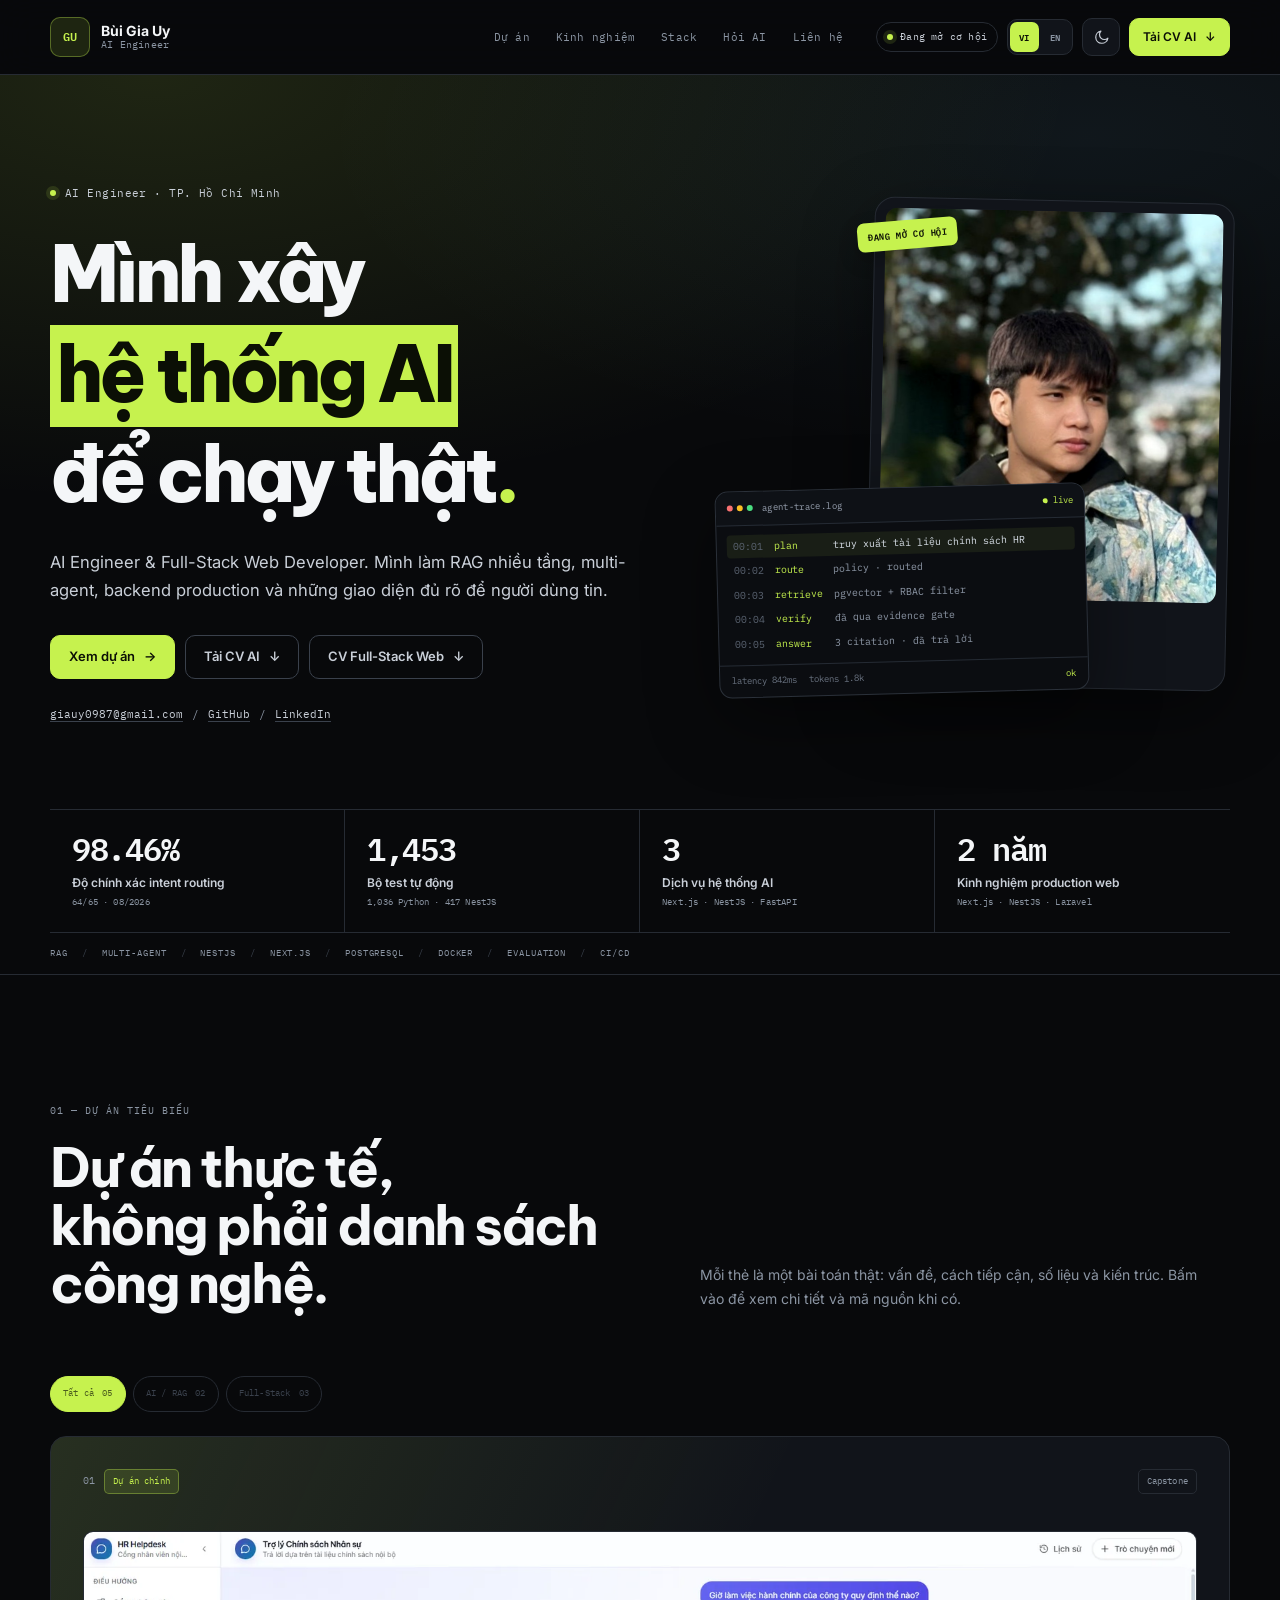
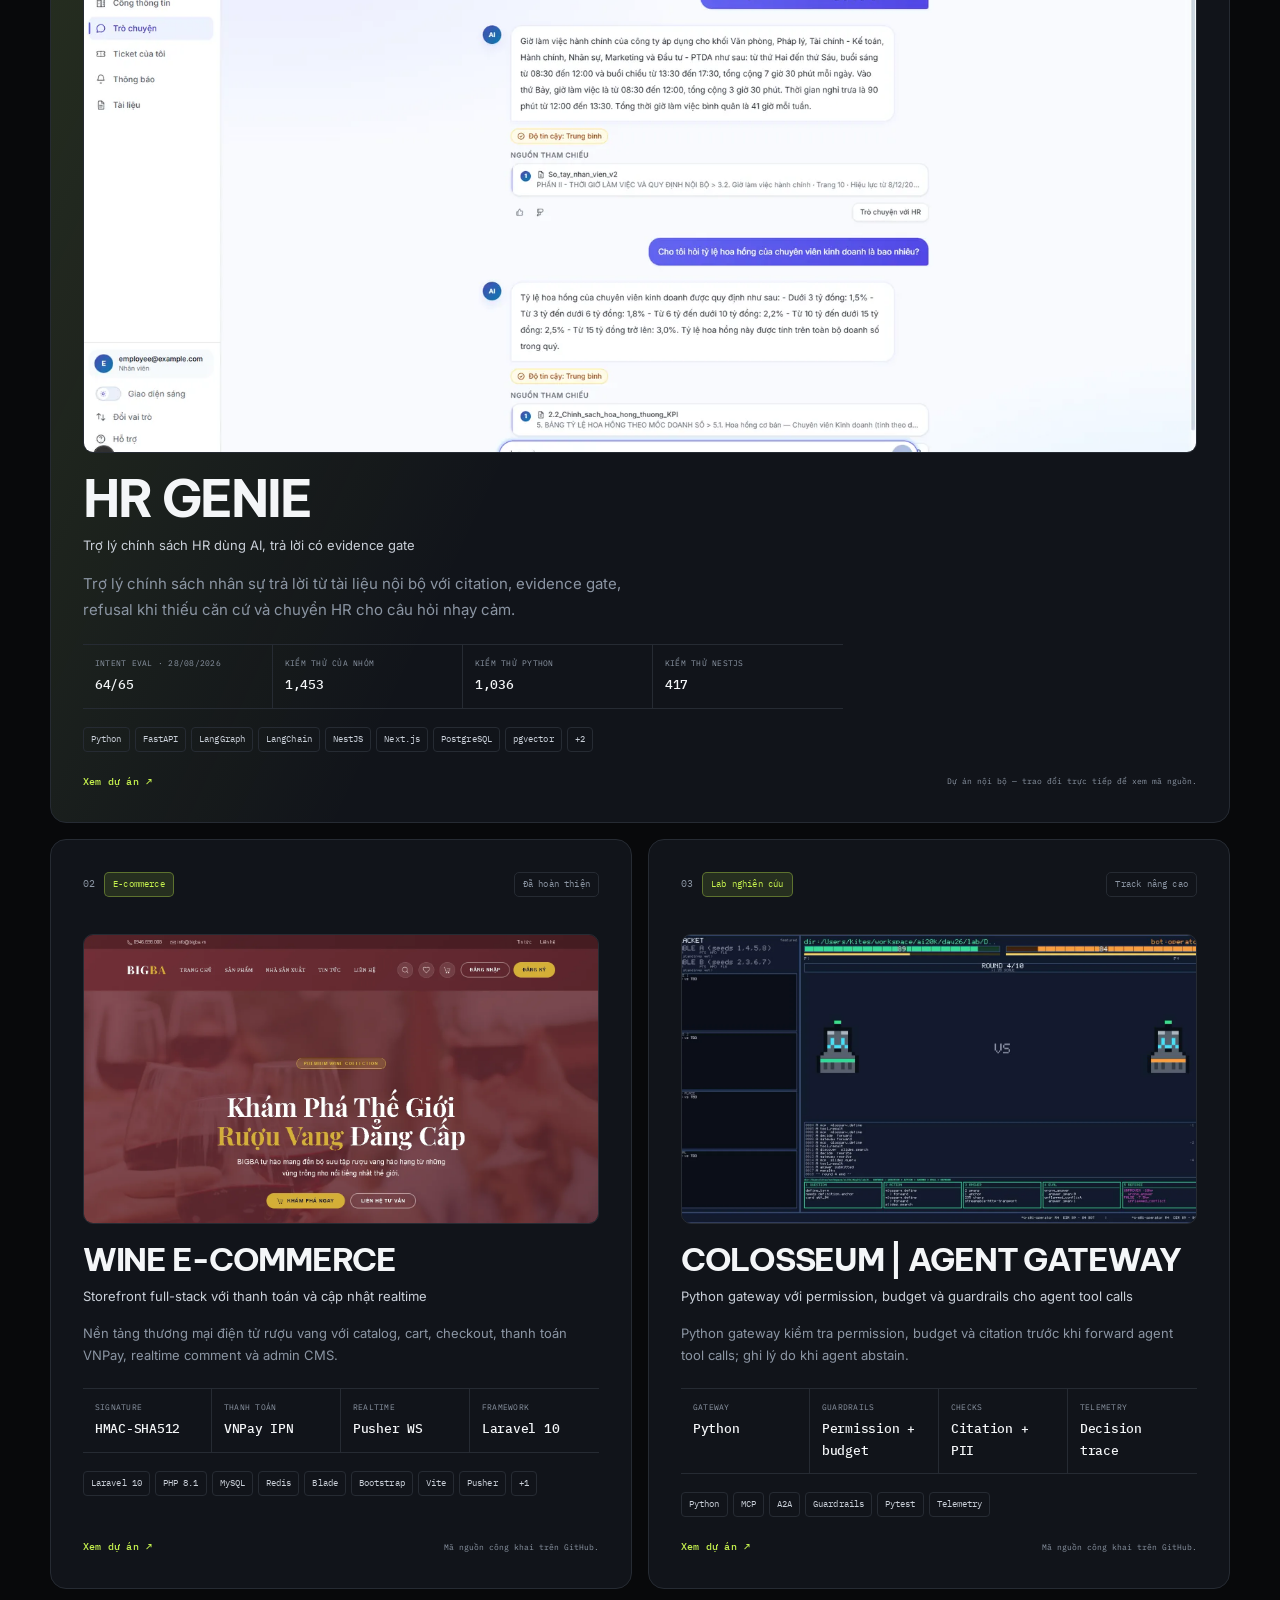
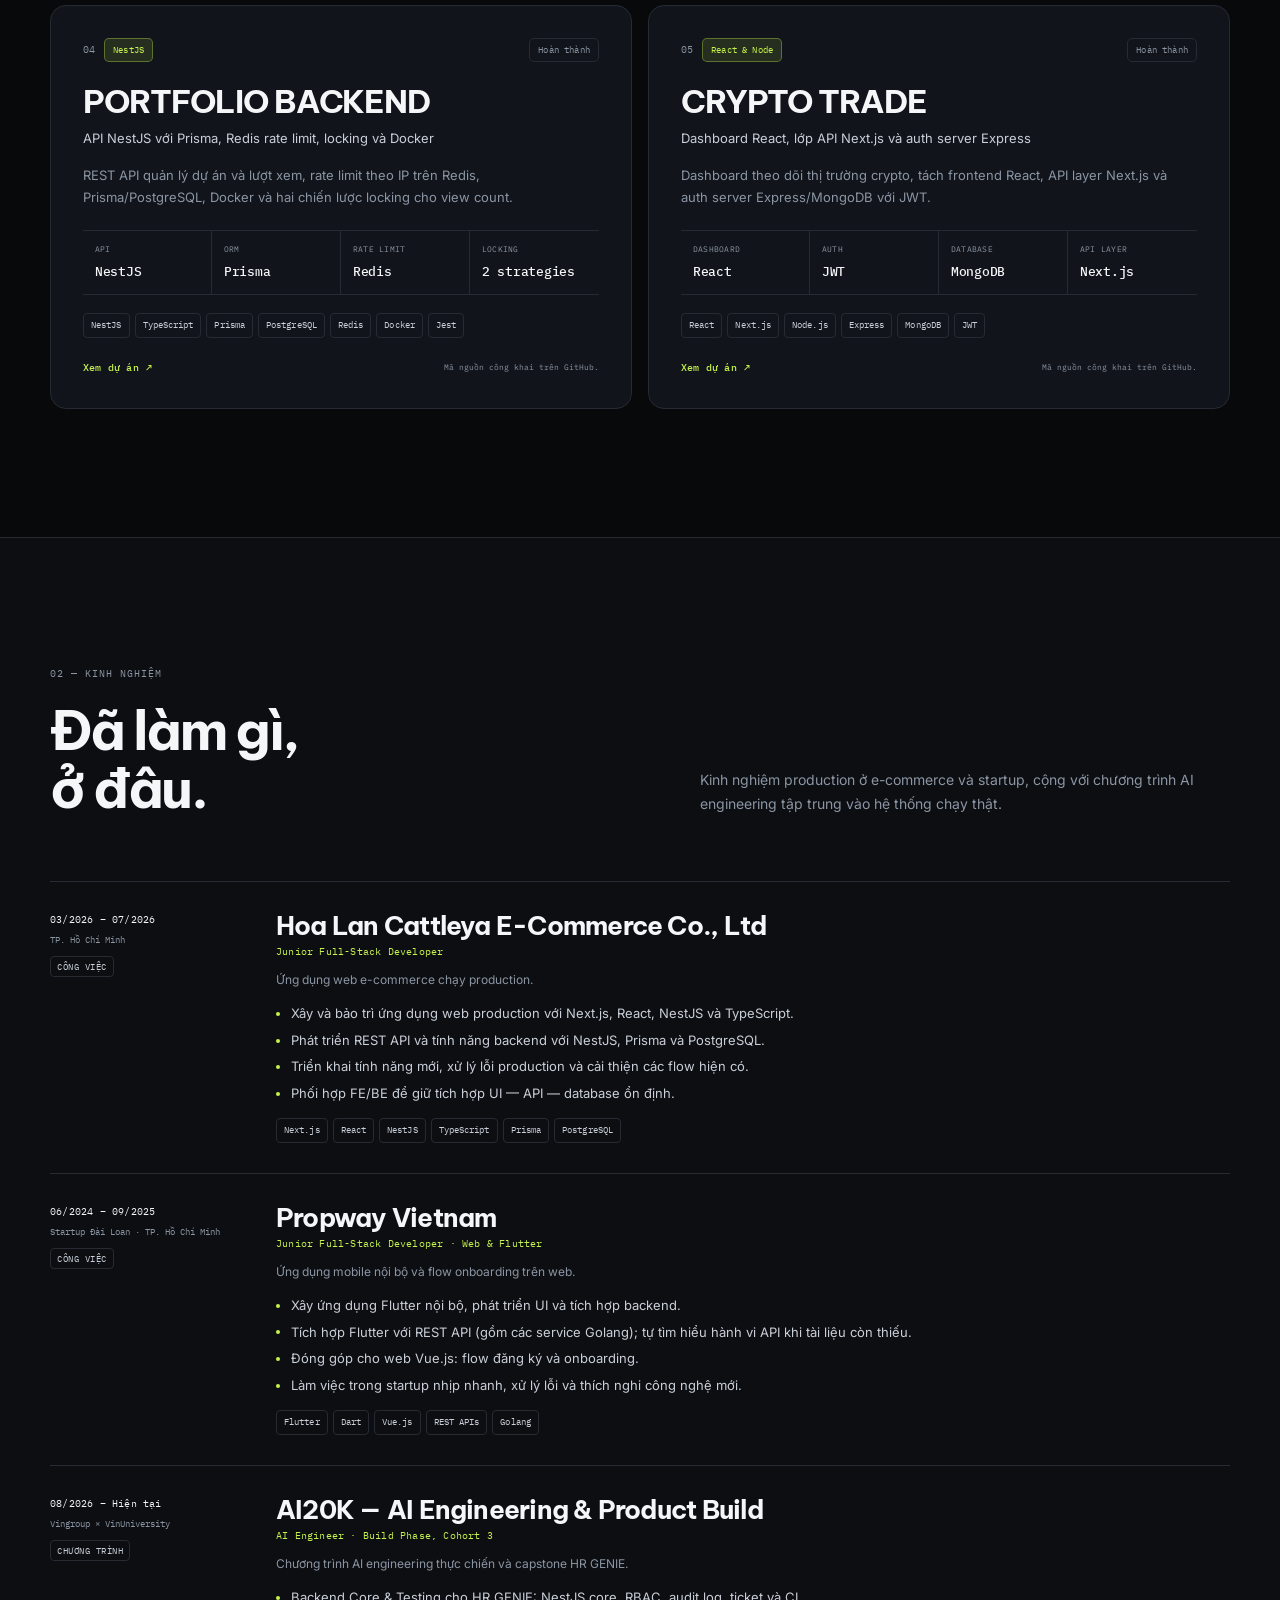
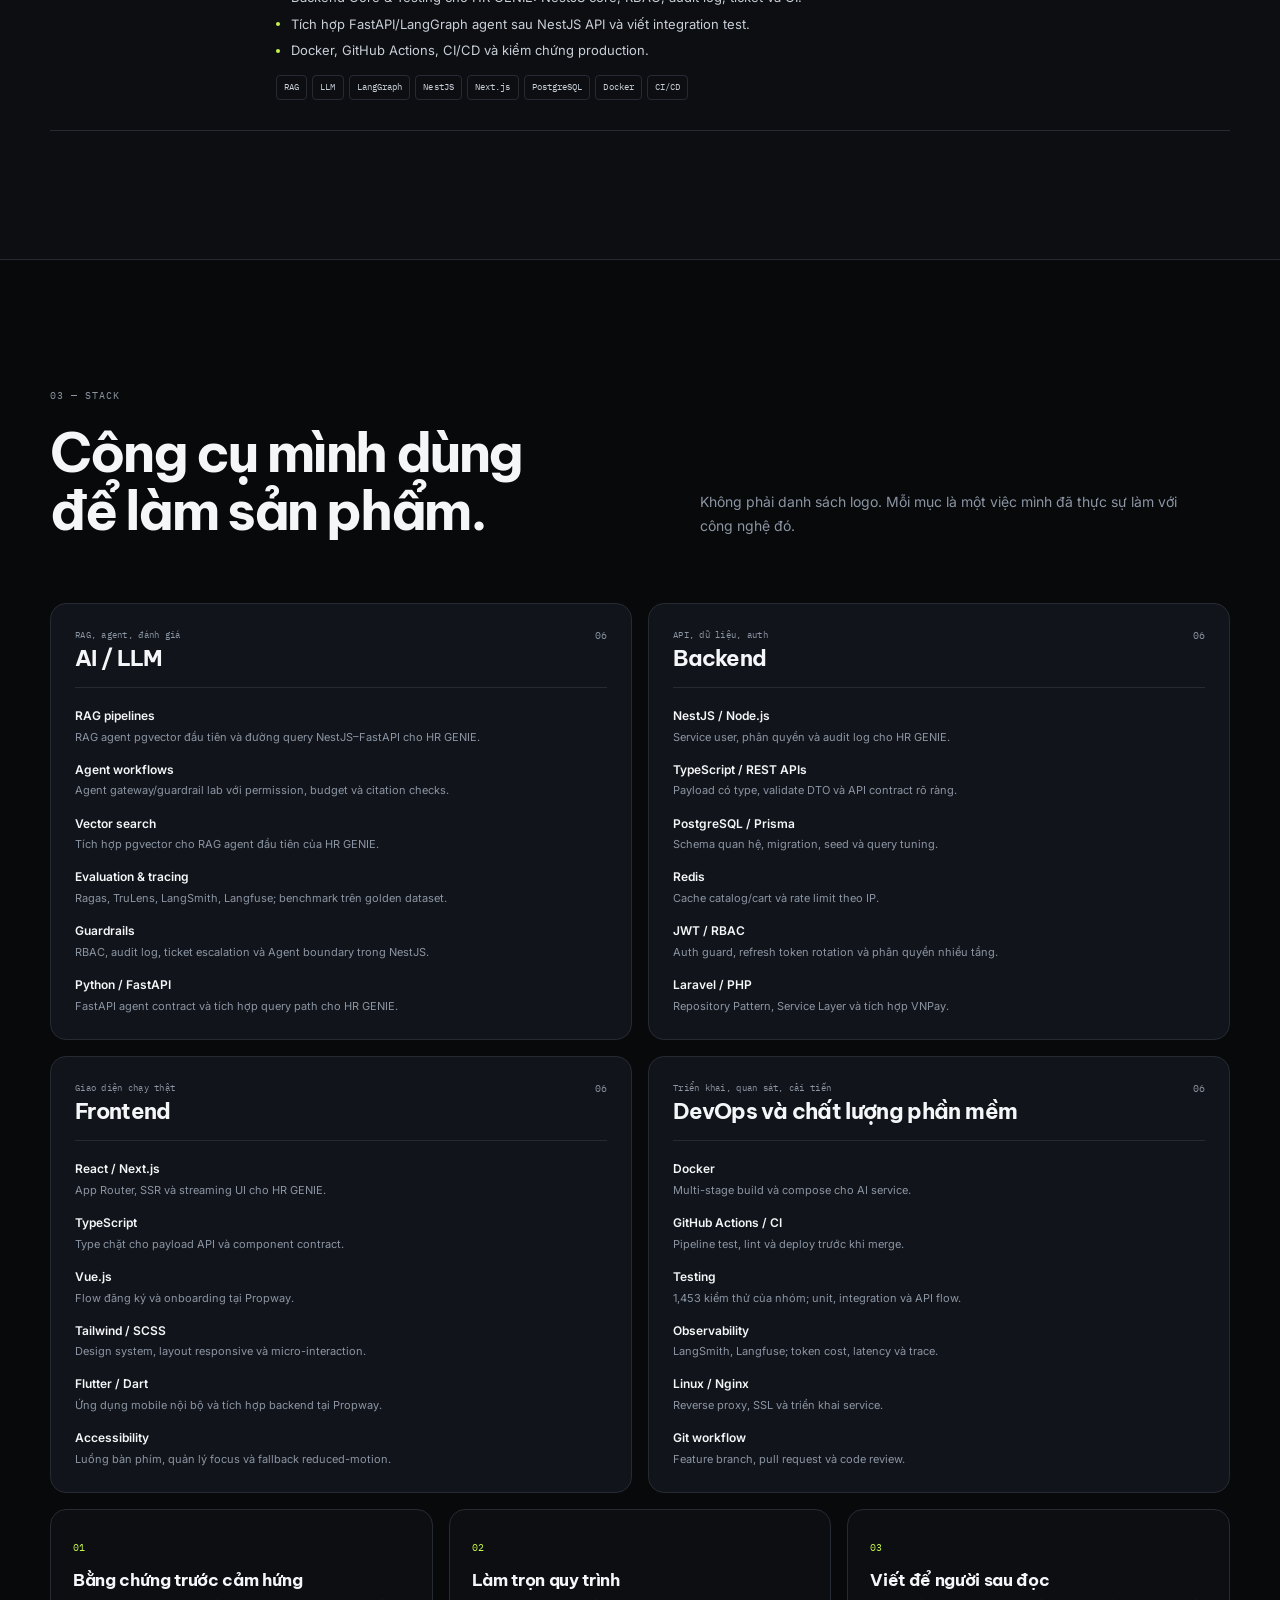
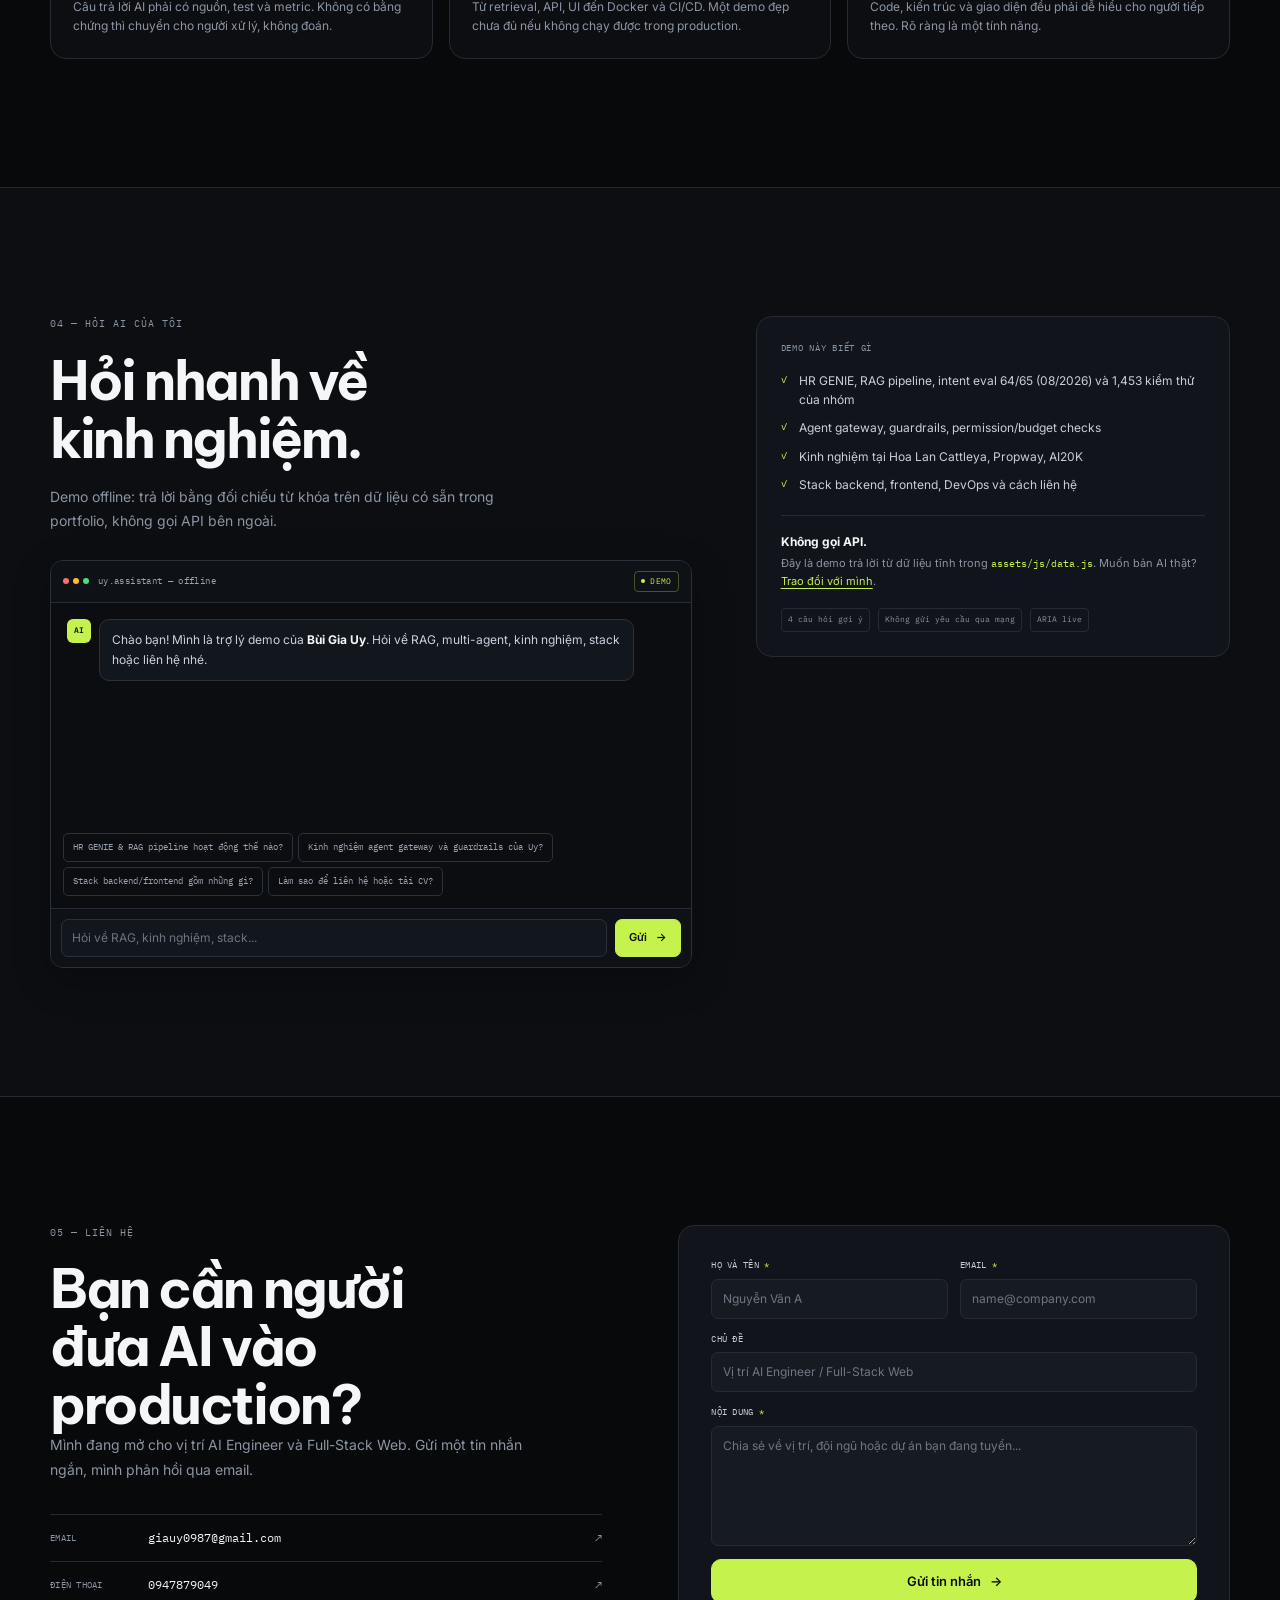
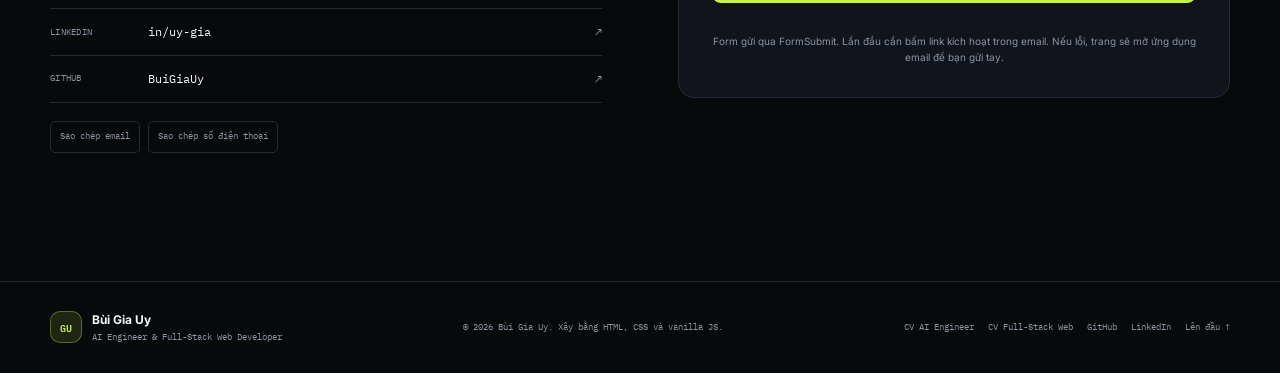
<file: index.html>
<!DOCTYPE html>
<html lang="vi" class="dark">
<head>
  <meta charset="UTF-8">
  <meta name="viewport" content="width=device-width, initial-scale=1.0">
  <title>Bùi Gia Uy — AI Engineer & Full-Stack Web Developer</title>
  <meta name="description" content="Portfolio của Bùi Gia Uy — AI Engineer & Full-Stack Web Developer. RAG nhiều tầng, multi-agent, NestJS, Next.js, PostgreSQL và các hệ thống AI chạy thật trong production.">
  <meta name="keywords" content="Bùi Gia Uy, Bui Gia Uy, AI Engineer, Full-Stack Web Developer, RAG, LLM, Multi-Agent, LangGraph, NestJS, Next.js, PostgreSQL, VinUniversity, Vingroup">
  <meta name="author" content="Bùi Gia Uy">
  <meta name="theme-color" content="#08090b" media="(prefers-color-scheme: dark)">
  <meta name="theme-color" content="#f4f1e8" media="(prefers-color-scheme: light)">

  <link rel="canonical" href="https://buigiauy.github.io/portfolio-/">
  <link rel="alternate" hreflang="vi" href="https://buigiauy.github.io/portfolio-/">
  <link rel="alternate" hreflang="en" href="https://buigiauy.github.io/portfolio-/?lang=en">
  <link rel="alternate" hreflang="x-default" href="https://buigiauy.github.io/portfolio-/">

  <!-- Open Graph -->
  <meta property="og:type" content="website">
  <meta property="og:site_name" content="Bùi Gia Uy — Portfolio">
  <meta property="og:title" content="Bùi Gia Uy — AI Engineer & Full-Stack Web Developer">
  <meta property="og:description" content="Mình xây hệ thống AI để chạy thật: RAG nhiều tầng, multi-agent, backend production và giao diện đủ rõ để tin.">
  <meta property="og:url" content="https://buigiauy.github.io/portfolio-/">
  <meta property="og:image" content="https://buigiauy.github.io/portfolio-/assets/images/og-cover-ai-web.jpg">
  <meta property="og:image:width" content="1200">
  <meta property="og:image:height" content="630">
  <meta property="og:image:alt" content="Bùi Gia Uy — AI Engineer & Full-Stack Web Developer">
  <meta property="og:locale" content="vi_VN">
  <meta property="og:locale:alternate" content="en_US">

  <!-- Twitter -->
  <meta name="twitter:card" content="summary_large_image">
  <meta name="twitter:title" content="Bùi Gia Uy — AI Engineer & Full-Stack Web Developer">
  <meta name="twitter:description" content="RAG nhiều tầng, multi-agent, NestJS, Next.js và các hệ thống AI chạy thật trong production.">
  <meta name="twitter:image" content="https://buigiauy.github.io/portfolio-/assets/images/og-cover-ai-web.jpg">

  <link rel="icon" type="image/svg+xml" href="assets/images/favicon.svg">

  <link rel="preconnect" href="https://fonts.googleapis.com">
  <link rel="preconnect" href="https://fonts.gstatic.com" crossorigin>
  <link href="https://fonts.googleapis.com/css2?family=Be+Vietnam+Pro:wght@400;500;600;700;800&family=IBM+Plex+Mono:wght@400;500;600&family=Inter:wght@400;500;600&display=swap" rel="stylesheet">

  <link rel="stylesheet" href="assets/css/style.css">

  <!-- Apply theme and language before paint to avoid a flash of the wrong colors. -->
  <script>
    (function () {
      var light = false;
      var lang = 'vi';
      try {
        light = localStorage.getItem('theme') === 'light';
        var storedLang = localStorage.getItem('lang');
        if (storedLang === 'en' || storedLang === 'vi') lang = storedLang;
        var queryLang = new URLSearchParams(window.location.search).get('lang');
        if (queryLang === 'en' || queryLang === 'vi') lang = queryLang;
      } catch (error) {
        light = false;
      }
      document.documentElement.classList.toggle('dark', !light);
      document.documentElement.lang = lang;
    })();
  </script>

  <script type="application/ld+json">
  {
    "@context": "https://schema.org",
    "@type": "Person",
    "name": "Bùi Gia Uy",
    "alternateName": "Bui Gia Uy",
    "jobTitle": "AI Engineer & Full-Stack Web Developer",
    "email": "mailto:giauy0987@gmail.com",
    "telephone": "+84947879049",
    "url": "https://buigiauy.github.io/portfolio-/",
    "sameAs": [
      "https://github.com/BuiGiaUy",
      "https://www.linkedin.com/in/uy-gia/"
    ],
    "address": {
      "@type": "PostalAddress",
      "addressLocality": "Ho Chi Minh City",
      "addressCountry": "VN"
    },
    "knowsAbout": ["RAG", "LLM", "Multi-Agent Systems", "LangGraph", "NestJS", "Next.js", "PostgreSQL", "Docker", "CI/CD"]
  }
  </script>
</head>
<body id="top">
  <a class="skip-link" href="#main" data-i18n="a11y.skip">Bỏ qua điều hướng</a>
  <div class="grain" aria-hidden="true"></div>

  <header class="site-header">
    <div class="wrap header-inner">
      <a class="brand" href="#top" aria-label="Bùi Gia Uy — về đầu trang" data-i18n-aria-label="a11y.home">
        <span class="brand-mark" aria-hidden="true">GU</span>
        <span class="brand-text">
          <strong>Bùi Gia Uy</strong>
          <small>AI Engineer</small>
        </span>
      </a>

      <nav class="desktop-nav" aria-label="Điều hướng chính" data-i18n-aria-label="a11y.mainNav">
        <a href="#work" class="nav-link" data-section="work" data-i18n="nav.work">Dự án</a>
        <a href="#experience" class="nav-link" data-section="experience" data-i18n="nav.experience">Kinh nghiệm</a>
        <a href="#stack" class="nav-link" data-section="stack" data-i18n="nav.stack">Stack</a>
        <a href="#ask" class="nav-link" data-section="ask" data-i18n="nav.ask">Hỏi AI</a>
        <a href="#contact" class="nav-link" data-section="contact" data-i18n="nav.contact">Liên hệ</a>
      </nav>

      <div class="header-actions">
        <span class="availability" title="Đang mở cho cơ hội mới" data-i18n-title="header.availability"><i aria-hidden="true"></i><span data-i18n="header.availability">Đang mở cơ hội</span></span>
        <div class="lang-switch" role="group" aria-label="Chọn ngôn ngữ" data-i18n-aria-label="a11y.language">
          <button type="button" class="lang-btn is-active" data-lang="vi" aria-pressed="true" aria-label="VI — Tiếng Việt" title="Tiếng Việt" lang="vi">VI</button>
          <button type="button" class="lang-btn" data-lang="en" aria-pressed="false" aria-label="EN — English" title="English" lang="en">EN</button>
        </div>
        <button id="themeToggle" class="icon-btn theme-toggle" type="button" aria-label="Đổi giao diện sáng/tối" data-i18n-aria-label="a11y.theme" aria-pressed="true" title="Sáng / Tối">
          <span id="themeIcon" class="theme-icon" aria-hidden="true"></span>
        </button>
        <a class="btn btn-primary btn-sm cv-btn" href="assets/cv/Bui-Gia-Uy-CV.pdf" download><span data-i18n="header.cv">Tải CV AI</span> <span aria-hidden="true">↓</span></a>
        <button id="menuToggle" class="icon-btn menu-toggle" type="button" aria-label="Mở menu" aria-expanded="false" aria-controls="mobileMenu">
          <span aria-hidden="true"></span><span aria-hidden="true"></span>
        </button>
      </div>
    </div>

    <div id="mobileMenu" class="mobile-menu" hidden>
      <nav aria-label="Điều hướng mobile" data-i18n-aria-label="a11y.mobileNav">
        <a href="#work"><span data-i18n="nav.work">Dự án</span> <span>01</span></a>
        <a href="#experience"><span data-i18n="nav.experience">Kinh nghiệm</span> <span>02</span></a>
        <a href="#stack"><span data-i18n="nav.stack">Stack</span> <span>03</span></a>
        <a href="#ask"><span data-i18n="nav.ask">Hỏi AI</span> <span>04</span></a>
        <a href="#contact"><span data-i18n="nav.contact">Liên hệ</span> <span>05</span></a>
      </nav>
      <a class="btn btn-primary" href="assets/cv/Bui-Gia-Uy-CV.pdf" download><span data-i18n="header.cv">Tải CV AI</span> PDF <span aria-hidden="true">↓</span></a>
      <div class="mobile-contact">
        <a href="mailto:giauy0987@gmail.com">giauy0987@gmail.com</a>
        <a href="tel:0947879049">0947879049</a>
      </div>
    </div>
  </header>

  <main id="main">
    <!-- HERO -->
    <section class="hero" id="about" aria-labelledby="heroTitle">
      <div class="wrap hero-grid">
        <div class="hero-copy reveal">
          <p class="eyebrow"><span class="eyebrow-dot" aria-hidden="true"></span><span data-i18n="hero.eyebrow">AI Engineer · TP. Hồ Chí Minh</span></p>
          <h1 id="heroTitle" data-i18n-html="hero.titleHtml">Mình xây<br><span class="mark">hệ thống AI</span><br>để chạy thật<span class="accent-dot">.</span></h1>
          <p class="hero-lede" id="heroLede" data-i18n="hero.lede">AI Engineer &amp; Full-Stack Web Developer. Mình làm RAG nhiều tầng, multi-agent, backend production và những giao diện đủ rõ để người dùng tin.</p>

          <div class="hero-actions">
            <a href="#work" class="btn btn-primary"><span data-i18n="hero.ctaWork">Xem dự án</span> <span aria-hidden="true">→</span></a>
            <a href="assets/cv/Bui-Gia-Uy-CV.pdf" class="btn btn-ghost" download><span data-i18n="hero.ctaCv">Tải CV AI</span> <span aria-hidden="true">↓</span></a>
            <a href="assets/cv/Bui-Gia-Uy-CV-FullStack.pdf" class="btn btn-ghost" download><span data-i18n="hero.ctaCvFullStack">CV Full-Stack Web</span> <span aria-hidden="true">↓</span></a>
          </div>

          <nav class="hero-meta" aria-label="Liên kết nhanh" data-i18n-aria-label="a11y.quickLinks">
            <a href="mailto:giauy0987@gmail.com">giauy0987@gmail.com</a>
            <span aria-hidden="true">/</span>
            <a href="https://github.com/BuiGiaUy" target="_blank" rel="noopener noreferrer">GitHub</a>
            <span aria-hidden="true">/</span>
            <a href="https://www.linkedin.com/in/uy-gia/" target="_blank" rel="noopener noreferrer">LinkedIn</a>
          </nav>
        </div>

        <div class="hero-visual reveal">
          <figure class="portrait-card">
            <div class="portrait-frame">
              <img src="assets/images/avatar.jpg" alt="Ảnh chân dung Bùi Gia Uy" data-i18n-alt="hero.portraitAlt" width="900" height="900" fetchpriority="high" decoding="async">
            </div>
            <figcaption>
              <span class="portrait-name">Bùi Gia Uy</span>
              <span class="portrait-role">AI Engineer</span>
              <span class="portrait-loc" data-i18n="hero.portraitLoc">TP. Hồ Chí Minh · Remote / Hybrid</span>
            </figcaption>
            <span class="portrait-tag" data-i18n="hero.portraitTag">đang mở cơ hội</span>
          </figure>

          <div class="trace-card" aria-hidden="true">
            <div class="trace-bar">
              <span class="trace-dots"><i></i><i></i><i></i></span>
              <span class="trace-title">agent-trace.log</span>
              <span class="trace-live"><i></i>live</span>
            </div>
            <div class="trace-body" id="agentTrace">
              <div class="trace-line is-active"><span class="trace-time">00:01</span><span class="trace-key">plan</span><span class="trace-text" data-i18n="trace.plan">retrieve HR policy docs</span></div>
              <div class="trace-line"><span class="trace-time">00:02</span><span class="trace-key">route</span><span class="trace-text" data-i18n="trace.route">policy · routed</span></div>
              <div class="trace-line"><span class="trace-time">00:03</span><span class="trace-key">retrieve</span><span class="trace-text" data-i18n="trace.retrieve">pgvector + RBAC filter</span></div>
              <div class="trace-line"><span class="trace-time">00:04</span><span class="trace-key">verify</span><span class="trace-text" data-i18n="trace.verify">evidence gate passed</span></div>
              <div class="trace-line"><span class="trace-time">00:05</span><span class="trace-key">answer</span><span class="trace-text" data-i18n="trace.answer">3 citations · shipped</span></div>
            </div>
            <div class="trace-foot">
              <span>latency 842ms</span><span>tokens 1.8k</span><span class="trace-ok">ok</span>
            </div>
          </div>
        </div>
      </div>

      <div class="wrap">
        <div id="metrics" class="metrics" role="group" aria-label="Số liệu nổi bật" data-i18n-aria-label="a11y.metrics"></div>
        <div class="stack-strip" aria-hidden="true">
          <span>RAG</span><span>MULTI-AGENT</span><span>NESTJS</span><span>NEXT.JS</span><span>POSTGRESQL</span><span>DOCKER</span><span>EVALUATION</span><span>CI/CD</span>
        </div>
      </div>
    </section>

    <!-- WORK -->
    <section id="work" class="section" aria-labelledby="workTitle">
      <div class="wrap">
        <header class="section-head reveal">
          <p class="section-index" data-i18n="work.index">01 — Dự án tiêu biểu</p>
          <div class="section-head-grid">
            <h2 id="workTitle" data-i18n-html="work.titleHtml">Dự án thực tế,<br>không phải danh sách công nghệ.</h2>
            <p class="section-lede" data-i18n="work.lede">Mỗi thẻ là một bài toán thật: problem, approach, metric và kiến trúc. Bấm vào để xem chi tiết và source khi có.</p>
          </div>
        </header>

        <div class="filters reveal" role="group" aria-label="Lọc dự án" data-i18n-aria-label="a11y.filterProjects">
          <button type="button" class="filter is-active" data-filter="all" aria-pressed="true"><span data-i18n="work.filterAll">Tất cả</span> <span>05</span></button>
          <button type="button" class="filter" data-filter="ai" aria-pressed="false"><span data-i18n="work.filterAi">AI / RAG</span> <span>02</span></button>
          <button type="button" class="filter" data-filter="fullstack" aria-pressed="false"><span data-i18n="work.filterFullstack">Full-Stack</span> <span>03</span></button>
        </div>

        <div id="projectsGrid" class="projects-grid"></div>
      </div>
    </section>

    <!-- EXPERIENCE -->
    <section id="experience" class="section section-alt" aria-labelledby="experienceTitle">
      <div class="wrap">
        <header class="section-head reveal">
          <p class="section-index" data-i18n="experience.index">02 — Kinh nghiệm</p>
          <div class="section-head-grid">
            <h2 id="experienceTitle" data-i18n-html="experience.titleHtml">Đã làm gì,<br>ở đâu.</h2>
            <p class="section-lede" data-i18n="experience.lede">Kinh nghiệm production ở e-commerce và startup, cộng với chương trình AI engineering tập trung vào hệ thống chạy thật.</p>
          </div>
        </header>
        <div id="timeline" class="timeline"></div>
      </div>
    </section>

    <!-- STACK -->
    <section id="stack" class="section" aria-labelledby="stackTitle">
      <div class="wrap">
        <header class="section-head reveal">
          <p class="section-index" data-i18n="stack.index">03 — Stack</p>
          <div class="section-head-grid">
            <h2 id="stackTitle" data-i18n-html="stack.titleHtml">Công cụ mình dùng<br>để làm sản phẩm.</h2>
            <p class="section-lede" data-i18n="stack.lede">Không phải danh sách logo. Mỗi mục là một việc mình đã thực sự làm với công nghệ đó.</p>
          </div>
        </header>
        <div id="skillsGrid" class="skills-grid"></div>
        <div id="principles" class="principles"></div>
      </div>
    </section>

    <!-- ASK AI -->
    <section id="ask" class="section section-alt" aria-labelledby="askTitle">
      <div class="wrap ask-grid">
        <div class="reveal">
          <p class="section-index" data-i18n="ask.index">04 — Hỏi AI của tôi</p>
          <h2 id="askTitle" data-i18n-html="ask.titleHtml">Hỏi nhanh về<br>kinh nghiệm.</h2>
          <p class="section-lede" data-i18n="ask.lede">Demo offline: trả lời bằng keyword matching trên dữ liệu có sẵn trong portfolio, không gọi API bên ngoài.</p>

          <div class="chat-shell">
            <div class="chat-bar">
              <span class="trace-dots" aria-hidden="true"><i></i><i></i><i></i></span>
              <span class="chat-bar-title">uy.assistant — offline</span>
              <span class="chat-badge">demo</span>
            </div>
            <div id="chatLog" class="chat-log" aria-live="polite" aria-relevant="additions">
              <div class="msg msg-bot">
                <span class="msg-avatar" aria-hidden="true">AI</span>
                <div class="msg-bubble" data-i18n-html="ask.greetingHtml">Chào bạn! Mình là trợ lý demo của <strong>Bùi Gia Uy</strong>. Hỏi về RAG, multi-agent, kinh nghiệm, stack hoặc liên hệ nhé.</div>
              </div>
            </div>
            <div id="chatPrompts" class="chat-prompts"></div>
            <form id="chatForm" class="chat-form">
              <label class="sr-only" for="chatInput" data-i18n="ask.inputLabel">Câu hỏi cho trợ lý</label>
              <input id="chatInput" type="text" name="question" placeholder="Hỏi về RAG, kinh nghiệm, stack..." data-i18n-placeholder="ask.inputPlaceholder" autocomplete="off">
              <button class="btn btn-primary" type="submit"><span data-i18n="ask.send">Gửi</span> <span aria-hidden="true">→</span></button>
            </form>
          </div>
        </div>

        <aside class="ask-aside reveal">
          <p class="aside-kicker" data-i18n="ask.asideKicker">Demo này biết gì</p>
          <ul class="check-list">
            <li data-i18n="ask.know.0">HR GENIE, RAG pipeline, intent eval 64/65 (08/2026) và 1,453 kiểm thử của nhóm</li>
            <li data-i18n="ask.know.1">Agent gateway, guardrails, permission/budget checks</li>
            <li data-i18n="ask.know.2">Kinh nghiệm tại Hoa Lan Cattleya, Propway, AI20K</li>
            <li data-i18n="ask.know.3">Stack backend, frontend, DevOps và cách liên hệ</li>
          </ul>
          <div class="aside-note">
            <strong data-i18n="ask.noteStrong">Không gọi API.</strong>
            <span data-i18n-html="ask.noteTextHtml">Đây là demo trả lời từ dữ liệu tĩnh trong <code>assets/js/data.js</code>. Muốn bản AI thật? <a href="#contact">Trao đổi với mình</a>.</span>
          </div>
          <div class="aside-meta">
            <span data-i18n="ask.metaPrompts">4 prompt gợi ý</span>
            <span data-i18n="ask.metaNetwork">0 network call</span>
            <span data-i18n="ask.metaAria">ARIA live</span>
          </div>
        </aside>
      </div>
    </section>

    <!-- CONTACT -->
    <section id="contact" class="section contact" aria-labelledby="contactTitle">
      <div class="wrap contact-grid">
        <div class="reveal">
          <p class="section-index" data-i18n="contact.index">05 — Liên hệ</p>
          <h2 id="contactTitle" tabindex="-1" data-i18n-html="contact.titleHtml">Bạn cần người<br>đưa AI vào production?</h2>
          <p class="section-lede" data-i18n="contact.lede">Mình đang mở cho vị trí AI Engineer và Full-Stack Web. Gửi một tin nhắn ngắn, mình phản hồi qua email.</p>

          <div class="contact-links">
            <a href="mailto:giauy0987@gmail.com" class="contact-link">
              <span class="contact-label">Email</span>
              <span class="contact-value">giauy0987@gmail.com</span>
              <span class="contact-arrow" aria-hidden="true">↗</span>
            </a>
            <a href="tel:0947879049" class="contact-link">
              <span class="contact-label" data-i18n="contact.phoneLabel">Điện thoại</span>
              <span class="contact-value">0947879049</span>
              <span class="contact-arrow" aria-hidden="true">↗</span>
            </a>
            <a href="https://www.linkedin.com/in/uy-gia/" target="_blank" rel="noopener noreferrer" class="contact-link">
              <span class="contact-label">LinkedIn</span>
              <span class="contact-value">in/uy-gia</span>
              <span class="contact-arrow" aria-hidden="true">↗</span>
            </a>
            <a href="https://github.com/BuiGiaUy" target="_blank" rel="noopener noreferrer" class="contact-link">
              <span class="contact-label">GitHub</span>
              <span class="contact-value">BuiGiaUy</span>
              <span class="contact-arrow" aria-hidden="true">↗</span>
            </a>
          </div>

          <div class="copy-row">
            <button type="button" class="copy-btn" data-copy="giauy0987@gmail.com" data-label-key="email" data-i18n="contact.copyEmail">Sao chép email</button>
            <button type="button" class="copy-btn" data-copy="0947879049" data-label-key="phone" data-i18n="contact.copyPhone">Sao chép số điện thoại</button>
          </div>
        </div>

        <form id="contactForm" class="contact-form reveal" novalidate>
          <div class="field-row">
            <label class="field">
              <span data-i18n-html="contact.nameLabel">Họ và tên <em aria-hidden="true">*</em></span>
              <input id="contactName" name="name" type="text" autocomplete="name" placeholder="Nguyễn Văn A" data-i18n-placeholder="contact.namePlaceholder" aria-describedby="contactStatus" required>
            </label>
            <label class="field">
              <span data-i18n-html="contact.emailLabel">Email <em aria-hidden="true">*</em></span>
              <input id="contactEmail" name="email" type="email" autocomplete="email" placeholder="name@company.com" aria-describedby="contactStatus" required>
            </label>
          </div>
          <label class="field">
            <span data-i18n="contact.subjectLabel">Chủ đề</span>
            <input id="contactSubject" name="subject" type="text" placeholder="AI Engineer / Full-Stack Web role" data-i18n-placeholder="contact.subjectPlaceholder" autocomplete="off">
          </label>
          <label class="field">
            <span data-i18n-html="contact.messageLabel">Nội dung <em aria-hidden="true">*</em></span>
            <textarea id="contactMessage" name="message" rows="5" placeholder="Chia sẻ về role, team hoặc dự án bạn đang cần..." data-i18n-placeholder="contact.messagePlaceholder" aria-describedby="contactStatus" required></textarea>
          </label>
          <input id="contactHoney" class="honeypot" type="text" name="_honey" tabindex="-1" autocomplete="off" aria-hidden="true">
          <button id="contactSubmit" type="submit" class="btn btn-primary btn-block"><span data-i18n="contact.submit">Gửi tin nhắn</span> <span aria-hidden="true">→</span></button>
          <p id="contactStatus" class="form-status" role="status"></p>
          <p class="form-note" data-i18n="contact.formNote">Form gửi qua FormSubmit. Lần đầu cần bấm link kích hoạt trong email. Nếu lỗi, trang sẽ mở ứng dụng email để bạn gửi tay.</p>
        </form>
      </div>
    </section>
  </main>

  <footer class="site-footer">
    <div class="wrap footer-grid">
      <div class="footer-brand">
        <span class="brand-mark small" aria-hidden="true">GU</span>
        <div>
          <strong>Bùi Gia Uy</strong>
          <span>AI Engineer &amp; Full-Stack Web Developer</span>
        </div>
      </div>
      <p class="footer-note" data-i18n-html="footer.note">© <span id="year">2026</span> Bùi Gia Uy. Xây bằng HTML, CSS và vanilla JS.</p>
      <div class="footer-links">
        <a href="assets/cv/Bui-Gia-Uy-CV.pdf" download>CV AI Engineer</a>
        <a href="assets/cv/Bui-Gia-Uy-CV-FullStack.pdf" download>CV Full-Stack Web</a>
        <a href="https://github.com/BuiGiaUy" target="_blank" rel="noopener noreferrer">GitHub</a>
        <a href="https://www.linkedin.com/in/uy-gia/" target="_blank" rel="noopener noreferrer">LinkedIn</a>
        <a href="#top" data-i18n="footer.backTop">Lên đầu ↑</a>
      </div>
    </div>
  </footer>

  <!-- PROJECT MODAL -->
  <div id="projectModal" class="modal" hidden>
    <div class="modal-backdrop" data-close-modal></div>
    <div id="modalPanel" class="modal-panel" role="dialog" aria-modal="true" aria-labelledby="modalTitle" tabindex="-1">
      <div class="modal-top">
        <span class="modal-kicker" data-i18n="modal.kicker">Dự án</span>
        <button id="modalClose" type="button" class="icon-btn modal-close" aria-label="Đóng dự án" data-i18n-aria-label="a11y.closeCase">&times;</button>
      </div>
      <div id="modalContent"></div>
    </div>
  </div>

  <div id="toast" class="toast" role="status" aria-live="polite"></div>

  <script src="assets/js/data.js"></script>
  <script src="assets/js/main.js"></script>
</body>
</html>
</file>
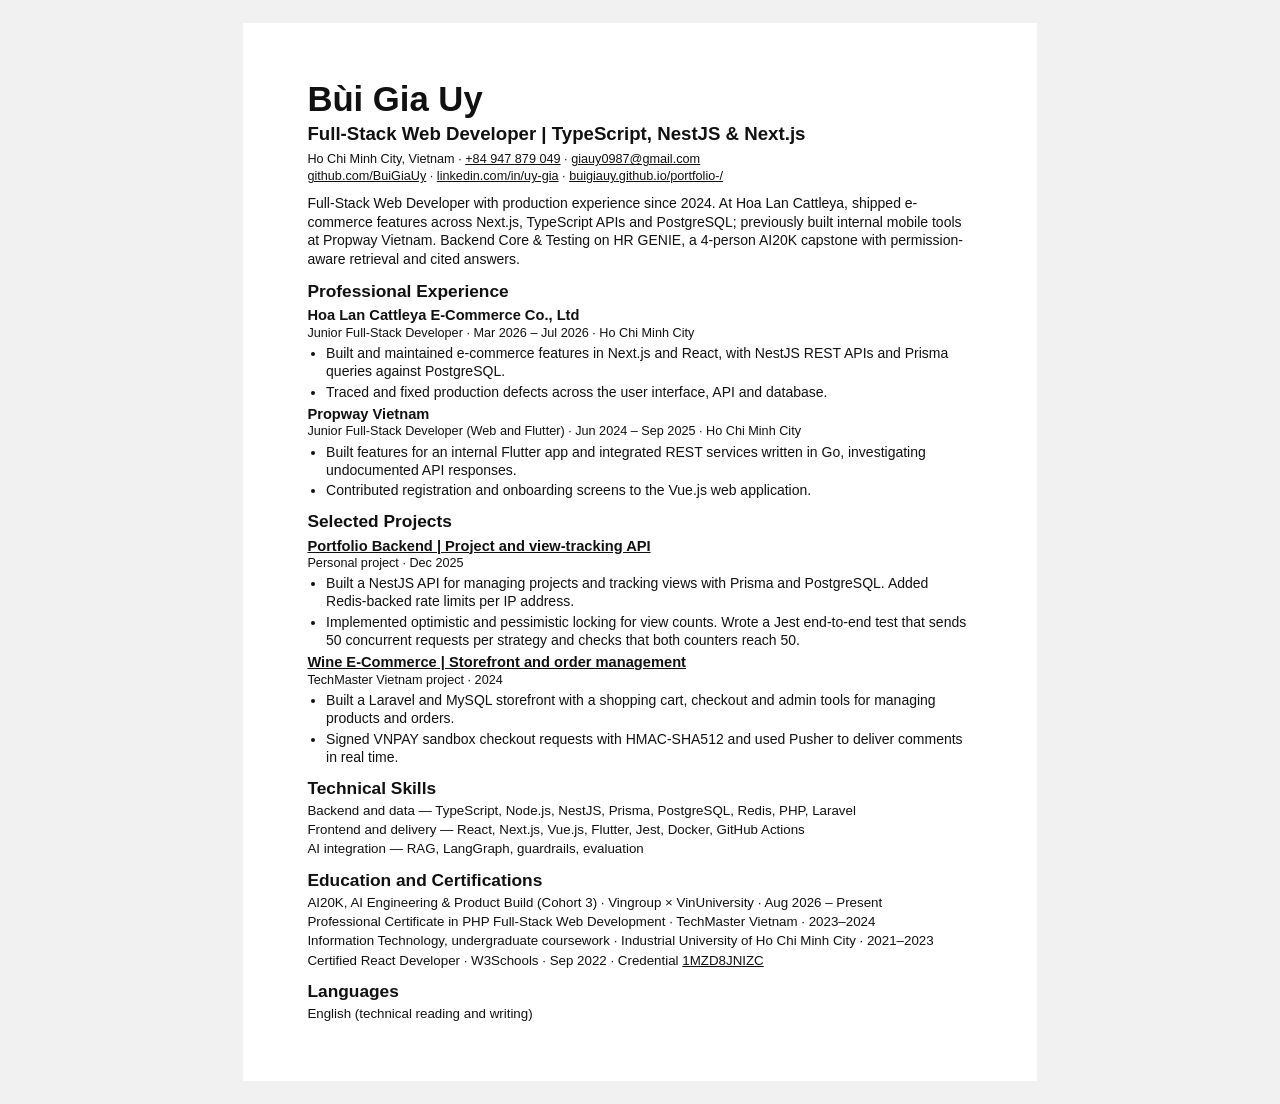
<file: cv/Bui-Gia-Uy-CV-FullStack.html>
<!doctype html>
<html lang="en">
<head>
<meta charset="utf-8">
<meta name="viewport" content="width=device-width, initial-scale=1">
<title>Bùi Gia Uy | Full-Stack Web Developer | TypeScript, NestJS &amp; Next.js</title>
<style>
* { box-sizing: border-box; }
body { margin: 0; color: #111; background: #f1f1f1; font-family: Arial, Helvetica, sans-serif; }
main { max-width: 210mm; margin: 6mm auto; padding: 15mm 17mm; background: white; }
a { color: inherit; text-decoration: underline; text-underline-offset: .1em; overflow-wrap: anywhere; }
ul { margin: 0; padding-left: 14pt; }
.name { font-size: 26pt; line-height: 31pt; margin: 0pt 0 1pt; font-weight: 700; }
.headline { font-size: 14pt; line-height: 18pt; margin: 0pt 0 4pt; font-weight: 700; }
.contact { font-size: 9.5pt; line-height: 12.5pt; margin: 0pt 0 0pt; font-weight: 400; }
.profile { font-size: 10.5pt; line-height: 14pt; margin: 7pt 0 0pt; font-weight: 400; }
.section { font-size: 13pt; line-height: 16pt; margin: 9pt 0 2pt; font-weight: 700; }
.entry { font-size: 11pt; line-height: 14pt; margin: 3pt 0 0pt; font-weight: 700; }
.meta { font-size: 9.5pt; line-height: 12.5pt; margin: 0pt 0 2pt; font-weight: 400; }
.bullet { font-size: 10.5pt; line-height: 13.5pt; margin: 0pt 0 2pt; font-weight: 400; }
.detail { font-size: 10pt; line-height: 13pt; margin: 0pt 0 1.5pt; font-weight: 400; }
@media screen and (max-width: 600px) {
  main { margin: 0; padding: 20px; }
  .profile, .detail, .bullet { font-size: 11pt; line-height: 1.4; }
}
@page { size: A4; margin: 15mm 17mm; }
@media print {
  body { background: white; }
  main { max-width: none; margin: 0; padding: 0; }
  h1, h2, h3, .meta { break-after: avoid; }
  li { break-inside: avoid; }
}
</style>
</head>
<body>
<main>
<h1 class="name">Bùi Gia Uy</h1>
<p class="headline">Full-Stack Web Developer | TypeScript, NestJS &amp; Next.js</p>
<p class="contact">Ho Chi Minh City, Vietnam · <a href="tel:+84947879049">+84 947 879 049</a> · <a href="mailto:giauy0987@gmail.com">giauy0987@gmail.com</a></p>
<p class="contact"><a href="https://github.com/BuiGiaUy">github.com/BuiGiaUy</a> · <a href="https://www.linkedin.com/in/uy-gia/">linkedin.com/in/uy-gia</a> · <a href="https://buigiauy.github.io/portfolio-/">buigiauy.github.io/portfolio-/</a></p>
<p class="profile">Full-Stack Web Developer with production experience since 2024. At Hoa Lan Cattleya, shipped e-commerce features across Next.js, TypeScript APIs and PostgreSQL; previously built internal mobile tools at Propway Vietnam. Backend Core &amp; Testing on HR GENIE, a 4-person AI20K capstone with permission-aware retrieval and cited answers.</p>
<h2 class="section">Professional Experience</h2>
<h3 class="entry">Hoa Lan Cattleya E-Commerce Co., Ltd</h3>
<p class="meta">Junior Full-Stack Developer · Mar 2026 – Jul 2026 · Ho Chi Minh City</p>
<ul>
  <li class="bullet">Built and maintained e-commerce features in Next.js and React, with NestJS REST APIs and Prisma queries against PostgreSQL.</li>
  <li class="bullet">Traced and fixed production defects across the user interface, API and database.</li>
</ul>
<h3 class="entry">Propway Vietnam</h3>
<p class="meta">Junior Full-Stack Developer (Web and Flutter) · Jun 2024 – Sep 2025 · Ho Chi Minh City</p>
<ul>
  <li class="bullet">Built features for an internal Flutter app and integrated REST services written in Go, investigating undocumented API responses.</li>
  <li class="bullet">Contributed registration and onboarding screens to the Vue.js web application.</li>
</ul>
<h2 class="section">Selected Projects</h2>
<h3 class="entry"><a href="https://github.com/BuiGiaUy/portfolio-backend">Portfolio Backend | Project and view-tracking API</a></h3>
<p class="meta">Personal project · Dec 2025</p>
<ul>
  <li class="bullet">Built a NestJS API for managing projects and tracking views with Prisma and PostgreSQL. Added Redis-backed rate limits per IP address.</li>
  <li class="bullet">Implemented optimistic and pessimistic locking for view counts. Wrote a Jest end-to-end test that sends 50 concurrent requests per strategy and checks that both counters reach 50.</li>
</ul>
<h3 class="entry"><a href="https://github.com/BuiGiaUy/wine_website">Wine E-Commerce | Storefront and order management</a></h3>
<p class="meta">TechMaster Vietnam project · 2024</p>
<ul>
  <li class="bullet">Built a Laravel and MySQL storefront with a shopping cart, checkout and admin tools for managing products and orders.</li>
  <li class="bullet">Signed VNPAY sandbox checkout requests with HMAC-SHA512 and used Pusher to deliver comments in real time.</li>
</ul>
<h2 class="section">Technical Skills</h2>
<p class="detail">Backend and data — TypeScript, Node.js, NestJS, Prisma, PostgreSQL, Redis, PHP, Laravel</p>
<p class="detail">Frontend and delivery — React, Next.js, Vue.js, Flutter, Jest, Docker, GitHub Actions</p>
<p class="detail">AI integration — RAG, LangGraph, guardrails, evaluation</p>
<h2 class="section">Education and Certifications</h2>
<p class="detail">AI20K, AI Engineering &amp; Product Build (Cohort 3) · Vingroup × VinUniversity · Aug 2026 – Present</p>
<p class="detail">Professional Certificate in PHP Full-Stack Web Development · TechMaster Vietnam · 2023–2024</p>
<p class="detail">Information Technology, undergraduate coursework · Industrial University of Ho Chi Minh City · 2021–2023</p>
<p class="detail">Certified React Developer · W3Schools · Sep 2022 · Credential <a href="https://verify.w3schools.com/1MZD8JNIZC">1MZD8JNIZC</a></p>
<h2 class="section">Languages</h2>
<p class="detail">English (technical reading and writing)</p>
</main>
</body>
</html>
</file>
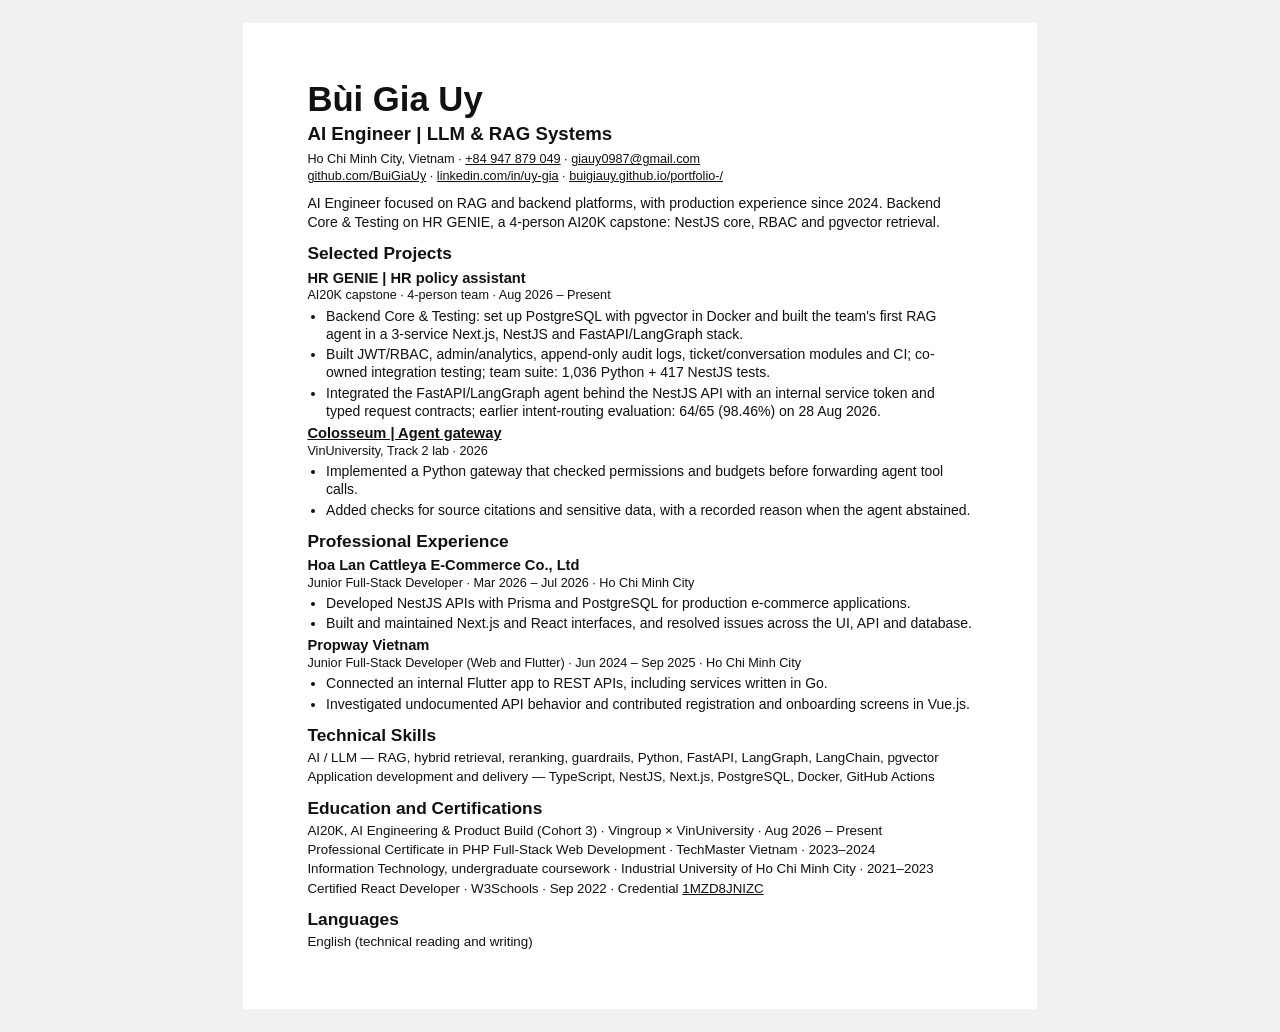
<file: cv/Bui-Gia-Uy-CV.html>
<!doctype html>
<html lang="en">
<head>
<meta charset="utf-8">
<meta name="viewport" content="width=device-width, initial-scale=1">
<title>Bùi Gia Uy | AI Engineer | LLM &amp; RAG Systems</title>
<style>
* { box-sizing: border-box; }
body { margin: 0; color: #111; background: #f1f1f1; font-family: Arial, Helvetica, sans-serif; }
main { max-width: 210mm; margin: 6mm auto; padding: 15mm 17mm; background: white; }
a { color: inherit; text-decoration: underline; text-underline-offset: .1em; overflow-wrap: anywhere; }
ul { margin: 0; padding-left: 14pt; }
.name { font-size: 26pt; line-height: 31pt; margin: 0pt 0 1pt; font-weight: 700; }
.headline { font-size: 14pt; line-height: 18pt; margin: 0pt 0 4pt; font-weight: 700; }
.contact { font-size: 9.5pt; line-height: 12.5pt; margin: 0pt 0 0pt; font-weight: 400; }
.profile { font-size: 10.5pt; line-height: 14pt; margin: 7pt 0 0pt; font-weight: 400; }
.section { font-size: 13pt; line-height: 16pt; margin: 9pt 0 2pt; font-weight: 700; }
.entry { font-size: 11pt; line-height: 14pt; margin: 3pt 0 0pt; font-weight: 700; }
.meta { font-size: 9.5pt; line-height: 12.5pt; margin: 0pt 0 2pt; font-weight: 400; }
.bullet { font-size: 10.5pt; line-height: 13.5pt; margin: 0pt 0 2pt; font-weight: 400; }
.detail { font-size: 10pt; line-height: 13pt; margin: 0pt 0 1.5pt; font-weight: 400; }
@media screen and (max-width: 600px) {
  main { margin: 0; padding: 20px; }
  .profile, .detail, .bullet { font-size: 11pt; line-height: 1.4; }
}
@page { size: A4; margin: 15mm 17mm; }
@media print {
  body { background: white; }
  main { max-width: none; margin: 0; padding: 0; }
  h1, h2, h3, .meta { break-after: avoid; }
  li { break-inside: avoid; }
}
</style>
</head>
<body>
<main>
<h1 class="name">Bùi Gia Uy</h1>
<p class="headline">AI Engineer | LLM &amp; RAG Systems</p>
<p class="contact">Ho Chi Minh City, Vietnam · <a href="tel:+84947879049">+84 947 879 049</a> · <a href="mailto:giauy0987@gmail.com">giauy0987@gmail.com</a></p>
<p class="contact"><a href="https://github.com/BuiGiaUy">github.com/BuiGiaUy</a> · <a href="https://www.linkedin.com/in/uy-gia/">linkedin.com/in/uy-gia</a> · <a href="https://buigiauy.github.io/portfolio-/">buigiauy.github.io/portfolio-/</a></p>
<p class="profile">AI Engineer focused on RAG and backend platforms, with production experience since 2024. Backend Core &amp; Testing on HR GENIE, a 4-person AI20K capstone: NestJS core, RBAC and pgvector retrieval.</p>
<h2 class="section">Selected Projects</h2>
<h3 class="entry">HR GENIE | HR policy assistant</h3>
<p class="meta">AI20K capstone · 4-person team · Aug 2026 – Present</p>
<ul>
  <li class="bullet">Backend Core &amp; Testing: set up PostgreSQL with pgvector in Docker and built the team&#x27;s first RAG agent in a 3-service Next.js, NestJS and FastAPI/LangGraph stack.</li>
  <li class="bullet">Built JWT/RBAC, admin/analytics, append-only audit logs, ticket/conversation modules and CI; co-owned integration testing; team suite: 1,036 Python + 417 NestJS tests.</li>
  <li class="bullet">Integrated the FastAPI/LangGraph agent behind the NestJS API with an internal service token and typed request contracts; earlier intent-routing evaluation: 64/65 (98.46%) on 28 Aug 2026.</li>
</ul>
<h3 class="entry"><a href="https://github.com/BuiGiaUy/Track2-Day26-2A202601867-BuiGiaUy">Colosseum | Agent gateway</a></h3>
<p class="meta">VinUniversity, Track 2 lab · 2026</p>
<ul>
  <li class="bullet">Implemented a Python gateway that checked permissions and budgets before forwarding agent tool calls.</li>
  <li class="bullet">Added checks for source citations and sensitive data, with a recorded reason when the agent abstained.</li>
</ul>
<h2 class="section">Professional Experience</h2>
<h3 class="entry">Hoa Lan Cattleya E-Commerce Co., Ltd</h3>
<p class="meta">Junior Full-Stack Developer · Mar 2026 – Jul 2026 · Ho Chi Minh City</p>
<ul>
  <li class="bullet">Developed NestJS APIs with Prisma and PostgreSQL for production e-commerce applications.</li>
  <li class="bullet">Built and maintained Next.js and React interfaces, and resolved issues across the UI, API and database.</li>
</ul>
<h3 class="entry">Propway Vietnam</h3>
<p class="meta">Junior Full-Stack Developer (Web and Flutter) · Jun 2024 – Sep 2025 · Ho Chi Minh City</p>
<ul>
  <li class="bullet">Connected an internal Flutter app to REST APIs, including services written in Go.</li>
  <li class="bullet">Investigated undocumented API behavior and contributed registration and onboarding screens in Vue.js.</li>
</ul>
<h2 class="section">Technical Skills</h2>
<p class="detail">AI / LLM — RAG, hybrid retrieval, reranking, guardrails, Python, FastAPI, LangGraph, LangChain, pgvector</p>
<p class="detail">Application development and delivery — TypeScript, NestJS, Next.js, PostgreSQL, Docker, GitHub Actions</p>
<h2 class="section">Education and Certifications</h2>
<p class="detail">AI20K, AI Engineering &amp; Product Build (Cohort 3) · Vingroup × VinUniversity · Aug 2026 – Present</p>
<p class="detail">Professional Certificate in PHP Full-Stack Web Development · TechMaster Vietnam · 2023–2024</p>
<p class="detail">Information Technology, undergraduate coursework · Industrial University of Ho Chi Minh City · 2021–2023</p>
<p class="detail">Certified React Developer · W3Schools · Sep 2022 · Credential <a href="https://verify.w3schools.com/1MZD8JNIZC">1MZD8JNIZC</a></p>
<h2 class="section">Languages</h2>
<p class="detail">English (technical reading and writing)</p>
</main>
</body>
</html>
</file>
<file: assets/css/style.css>
/* ==========================================================================
   Bùi Gia Uy — AI Application Engineer
   Editorial / terminal design system. Vanilla CSS, no build step.
   ========================================================================== */

:root {
  --font-display: 'Be Vietnam Pro', 'Inter', system-ui, -apple-system, 'Segoe UI', sans-serif;
  --font-body: 'Inter', 'Be Vietnam Pro', system-ui, -apple-system, 'Segoe UI', sans-serif;
  --font-mono: 'IBM Plex Mono', ui-monospace, SFMono-Regular, Consolas, monospace;

  --bg: #08090b;
  --bg-soft: #0c0e12;
  --surface: #11141a;
  --surface-2: #161a21;
  --surface-3: #1c2129;
  --line: #262b33;
  --line-strong: #3a414c;
  --text: #f4f6f8;
  --text-2: #c9cfd8;
  --muted: #8b95a3;
  --accent: #c6f24e;
  --accent-2: #7dd3fc;
  --accent-ink: #0b0f05;
  --accent-soft: rgba(198, 242, 78, 0.12);
  --accent-line: rgba(198, 242, 78, 0.34);
  --danger: #fb7185;
  --success: #86efac;
  --header-bg: rgba(8, 9, 11, 0.82);
  --card-bg: #11141a;
  --card-hover: #141821;
  --shadow: 0 24px 70px rgba(0, 0, 0, 0.42);
  --shadow-soft: 0 12px 36px rgba(0, 0, 0, 0.26);
  --grain-opacity: 0.055;
  --selection: rgba(198, 242, 78, 0.28);
  --wrap: 1180px;
  --header-h: 74px;
  --radius: 16px;
  --radius-sm: 10px;
  color-scheme: dark;
}

html:not(.dark) {
  --bg: #f4f1e8;
  --bg-soft: #ece7dc;
  --surface: #fffdf7;
  --surface-2: #f8f4ea;
  --surface-3: #efe9dc;
  --line: #d8d0c0;
  --line-strong: #bdb3a0;
  --text: #17191c;
  --text-2: #3f444c;
  --muted: #6b7280;
  --accent: #3f6212;
  --accent-2: #0369a1;
  --accent-ink: #f7f3e9;
  --accent-soft: rgba(63, 98, 18, 0.10);
  --accent-line: rgba(63, 98, 18, 0.30);
  --danger: #be123c;
  --success: #15803d;
  --header-bg: rgba(244, 241, 232, 0.86);
  --card-bg: #fffdf7;
  --card-hover: #ffffff;
  --shadow: 0 24px 70px rgba(23, 25, 28, 0.13);
  --shadow-soft: 0 12px 36px rgba(23, 25, 28, 0.08);
  --grain-opacity: 0.03;
  --selection: rgba(63, 98, 18, 0.18);
  color-scheme: light;
}

*,
*::before,
*::after {
  box-sizing: border-box;
}

html {
  scroll-behavior: smooth;
  -webkit-text-size-adjust: 100%;
}

body {
  margin: 0;
  min-height: 100vh;
  background: var(--bg);
  color: var(--text);
  font-family: var(--font-body);
  font-size: 16px;
  line-height: 1.65;
  -webkit-font-smoothing: antialiased;
  -moz-osx-font-smoothing: grayscale;
  overflow-x: hidden;
}

body.modal-open {
  overflow: hidden;
}

::selection {
  background: var(--selection);
  color: var(--text);
}

[hidden] {
  display: none !important;
}

img,
svg {
  display: block;
  max-width: 100%;
}

a {
  color: inherit;
  text-decoration: none;
}

button,
input,
textarea {
  font: inherit;
  color: inherit;
}

button {
  cursor: pointer;
}

h1,
h2,
h3,
h4,
p,
figure,
blockquote,
ul,
ol {
  margin: 0;
}

ul,
ol {
  padding: 0;
  list-style: none;
}

h1,
h2,
h3,
h4 {
  font-family: var(--font-display);
  font-weight: 700;
  letter-spacing: -0.03em;
  line-height: 1.08;
  text-wrap: balance;
}

p {
  text-wrap: pretty;
}

code {
  font-family: var(--font-mono);
  font-size: 0.9em;
  color: var(--accent);
}

:focus-visible {
  outline: 2px solid var(--accent);
  outline-offset: 3px;
}

.sr-only {
  position: absolute;
  width: 1px;
  height: 1px;
  padding: 0;
  margin: -1px;
  overflow: hidden;
  clip: rect(0, 0, 0, 0);
  white-space: nowrap;
  border: 0;
}

.skip-link {
  position: fixed;
  top: 12px;
  left: 12px;
  z-index: 200;
  padding: 10px 14px;
  background: var(--accent);
  color: var(--accent-ink);
  border-radius: 8px;
  font-weight: 600;
  transform: translateY(-160%);
  transition: transform 0.2s ease;
}

.skip-link:focus {
  transform: translateY(0);
}

.grain {
  position: fixed;
  inset: 0;
  z-index: 90;
  pointer-events: none;
  opacity: var(--grain-opacity);
  background-image: radial-gradient(currentColor 0.6px, transparent 0.7px);
  background-size: 4px 4px;
  mix-blend-mode: overlay;
}

.wrap {
  width: min(var(--wrap), calc(100% - 48px));
  margin-inline: auto;
}

/* ==========================================================================
   Header
   ========================================================================== */

.site-header {
  position: sticky;
  top: 0;
  z-index: 80;
  background: var(--header-bg);
  border-bottom: 1px solid var(--line);
  backdrop-filter: blur(18px);
  -webkit-backdrop-filter: blur(18px);
}

.header-inner {
  min-height: var(--header-h);
  display: flex;
  align-items: center;
  justify-content: space-between;
  gap: 22px;
}

.brand {
  display: inline-flex;
  align-items: center;
  gap: 11px;
  min-width: 0;
}

.brand-mark {
  width: 40px;
  height: 40px;
  display: grid;
  place-items: center;
  border: 1px solid var(--accent-line);
  background: var(--accent-soft);
  color: var(--accent);
  border-radius: 10px;
  font-family: var(--font-mono);
  font-size: 12px;
  font-weight: 600;
  letter-spacing: 0.04em;
  flex: 0 0 auto;
}

.brand-mark.small {
  width: 32px;
  height: 32px;
  font-size: 10px;
}

.brand-text {
  display: flex;
  flex-direction: column;
  line-height: 1.15;
  min-width: 0;
}

.brand-text strong {
  font-size: 14px;
  font-weight: 700;
  white-space: nowrap;
}

.brand-text small {
  color: var(--muted);
  font-family: var(--font-mono);
  font-size: 10px;
  letter-spacing: 0.02em;
  white-space: nowrap;
}

.desktop-nav {
  display: flex;
  align-items: center;
  gap: 4px;
  margin-left: auto;
}

.nav-link {
  position: relative;
  padding: 8px 11px;
  border-radius: 8px;
  color: var(--muted);
  font-family: var(--font-mono);
  font-size: 11px;
  letter-spacing: 0.02em;
  transition: color 0.18s ease, background 0.18s ease;
}

.nav-link:hover,
.nav-link[aria-current="true"] {
  color: var(--text);
  background: var(--surface-2);
}

.nav-link[aria-current="true"]::after {
  content: "";
  position: absolute;
  left: 11px;
  right: 11px;
  bottom: 3px;
  height: 1px;
  background: var(--accent);
}

.header-actions {
  display: flex;
  flex-shrink: 0;
  align-items: center;
  gap: 9px;
}

.lang-switch {
  display: inline-flex;
  align-items: center;
  gap: 2px;
  padding: 2px;
  border: 1px solid var(--line);
  border-radius: 10px;
  background: var(--surface);
}

.lang-btn {
  min-width: 29px;
  height: 30px;
  padding: 0 6px;
  border: 0;
  border-radius: 7px;
  background: transparent;
  color: var(--muted);
  font-family: var(--font-mono);
  font-size: 9px;
  font-weight: 600;
  letter-spacing: 0.05em;
  line-height: 1;
  transition: color 0.18s ease, background 0.18s ease;
}

.lang-btn:hover {
  color: var(--text);
  background: var(--surface-2);
}

.lang-btn.is-active {
  color: var(--accent-ink);
  background: var(--accent);
  box-shadow: none;
}

.availability {
  display: inline-flex;
  align-items: center;
  gap: 7px;
  padding: 6px 10px;
  border: 1px solid var(--line);
  border-radius: 999px;
  color: var(--text-2);
  font-family: var(--font-mono);
  font-size: 10px;
  letter-spacing: 0.02em;
  white-space: nowrap;
}

.availability i,
.eyebrow-dot,
.trace-live i,
.chat-badge::before {
  width: 6px;
  height: 6px;
  border-radius: 50%;
  background: var(--accent);
  box-shadow: 0 0 0 4px var(--accent-soft);
}

.icon-btn {
  width: 38px;
  height: 38px;
  display: inline-grid;
  place-items: center;
  border: 1px solid var(--line);
  border-radius: 10px;
  background: var(--surface);
  color: var(--text-2);
  transition: border-color 0.18s ease, color 0.18s ease, background 0.18s ease;
}

.icon-btn:hover {
  border-color: var(--line-strong);
  color: var(--text);
  background: var(--surface-2);
}

.theme-icon {
  width: 17px;
  height: 17px;
}

.theme-icon svg {
  width: 17px;
  height: 17px;
}

.menu-toggle {
  display: none;
  position: relative;
}

.menu-toggle span {
  position: absolute;
  left: 11px;
  right: 11px;
  height: 1.5px;
  background: currentColor;
  transition: transform 0.2s ease, top 0.2s ease;
}

.menu-toggle span:first-child { top: 15px; }
.menu-toggle span:last-child { top: 22px; }

.menu-toggle[aria-expanded="true"] span:first-child { top: 19px; transform: rotate(45deg); }
.menu-toggle[aria-expanded="true"] span:last-child { top: 19px; transform: rotate(-45deg); }

.btn {
  display: inline-flex;
  align-items: center;
  justify-content: center;
  gap: 9px;
  min-height: 44px;
  padding: 11px 18px;
  border: 1px solid transparent;
  border-radius: 10px;
  background: transparent;
  color: var(--text);
  font-family: var(--font-body);
  font-size: 13px;
  font-weight: 600;
  line-height: 1;
  transition: transform 0.18s ease, background 0.18s ease, border-color 0.18s ease, color 0.18s ease;
}

.btn:hover {
  transform: translateY(-1px);
}

.btn-primary {
  background: var(--accent);
  border-color: var(--accent);
  color: var(--accent-ink);
}

.btn-primary:hover {
  background: var(--accent);
  color: var(--accent-ink);
  box-shadow: 0 8px 28px var(--accent-soft);
}

.btn-ghost {
  border-color: var(--line-strong);
  color: var(--text-2);
  background: transparent;
}

.btn-ghost:hover {
  border-color: var(--accent-line);
  color: var(--text);
  background: var(--surface);
}

.btn-sm {
  min-height: 38px;
  padding: 9px 13px;
  font-size: 12px;
}

.btn-block {
  width: 100%;
}

.mobile-menu {
  display: none;
  padding: 14px 24px 22px;
  border-top: 1px solid var(--line);
  background: var(--bg);
  max-height: calc(100vh - var(--header-h) - 1px);
  max-height: calc(100dvh - var(--header-h) - 1px);
  overflow-y: auto;
  overscroll-behavior: contain;
}

.mobile-menu nav {
  display: grid;
  gap: 2px;
  margin-bottom: 16px;
}

.mobile-menu nav a {
  display: flex;
  align-items: center;
  justify-content: space-between;
  padding: 12px 0;
  border-bottom: 1px solid var(--line);
  color: var(--text-2);
  font-family: var(--font-mono);
  font-size: 12px;
}

.mobile-menu nav a span {
  color: var(--muted);
  font-size: 10px;
}

.mobile-menu .btn {
  width: 100%;
  margin-bottom: 14px;
}

.mobile-contact {
  display: flex;
  flex-direction: column;
  gap: 5px;
  color: var(--muted);
  font-family: var(--font-mono);
  font-size: 11px;
}

/* ==========================================================================
   Hero
   ========================================================================== */

.hero {
  position: relative;
  padding: clamp(58px, 8vw, 104px) 0 0;
  overflow: hidden;
}

.hero::before {
  content: "";
  position: absolute;
  inset: 0 0 auto;
  height: 520px;
  background:
    radial-gradient(ellipse at 12% 0%, var(--accent-soft), transparent 58%),
    radial-gradient(ellipse at 85% 12%, rgba(125, 211, 252, 0.07), transparent 50%);
  pointer-events: none;
}

.hero-grid > * {
  min-width: 0;
}

.hero-grid {
  position: relative;
  display: grid;
  grid-template-columns: minmax(0, 1.08fr) minmax(0, 0.92fr);
  gap: clamp(36px, 5vw, 76px);
  align-items: center;
}

.eyebrow {
  display: inline-flex;
  align-items: center;
  gap: 9px;
  margin-bottom: 22px;
  color: var(--text-2);
  font-family: var(--font-mono);
  font-size: 11px;
  letter-spacing: 0.04em;
}

.eyebrow-dot {
  flex: 0 0 auto;
}

.hero h1 {
  max-width: 820px;
  overflow-wrap: break-word;
  font-size: clamp(2.6rem, 6vw, 5.35rem);
  font-weight: 800;
  letter-spacing: -0.055em;
  line-height: 1.07;
}

/* English headline is wider; keep it on three lines on desktop. */
html[lang="en"] .hero h1 {
  font-size: clamp(2.4rem, 4.85vw, 4.5rem);
  letter-spacing: -0.05em;
}

/* Vietnamese diacritics need extra leading inside the highlighted lines. */
html[lang="vi"] .hero h1 {
  line-height: 1.3;
}

.mark {
  display: inline;
  white-space: nowrap;
  padding: 0 0.08em 0.06em;
  background: var(--accent);
  color: var(--accent-ink);
  box-decoration-break: clone;
  -webkit-box-decoration-break: clone;
}

.accent-dot {
  color: var(--accent);
}

.hero-lede {
  max-width: 60ch;
  margin-top: 24px;
  color: var(--text-2);
  font-size: clamp(15px, 1.3vw, 17px);
  line-height: 1.7;
}

.hero-actions {
  display: flex;
  flex-wrap: wrap;
  gap: 10px;
  margin-top: 30px;
}

.hero-meta {
  display: flex;
  flex-wrap: wrap;
  align-items: center;
  gap: 9px;
  margin-top: 26px;
  color: var(--muted);
  font-family: var(--font-mono);
  font-size: 11px;
}

.hero-meta a {
  color: var(--text-2);
  text-decoration: underline;
  text-decoration-color: var(--line-strong);
  text-underline-offset: 3px;
  transition: color 0.18s ease, text-decoration-color 0.18s ease;
}

.hero-meta a:hover {
  color: var(--accent);
  text-decoration-color: var(--accent);
}

.hero-visual {
  position: relative;
  min-height: 500px;
}

.portrait-card {
  position: relative;
  width: min(360px, 92%);
  margin-left: auto;
  padding: 10px;
  background: var(--card-bg);
  border: 1px solid var(--line);
  border-radius: 20px;
  box-shadow: var(--shadow);
  transform: rotate(1.2deg);
}

.portrait-frame {
  overflow: hidden;
  border-radius: 12px;
  background: var(--surface-2);
}

.portrait-frame img {
  width: 100%;
  height: auto;
  aspect-ratio: 4 / 4.6;
  object-fit: cover;
  filter: saturate(0.92) contrast(1.03);
}

.portrait-card figcaption {
  display: flex;
  flex-direction: column;
  gap: 2px;
  padding: 13px 4px 3px;
}

.portrait-name {
  font-family: var(--font-display);
  font-size: 15px;
  font-weight: 700;
}

.portrait-role {
  color: var(--accent);
  font-family: var(--font-mono);
  font-size: 10px;
  letter-spacing: 0.03em;
}

.portrait-loc {
  color: var(--muted);
  font-family: var(--font-mono);
  font-size: 10px;
}

.portrait-tag {
  position: absolute;
  top: 22px;
  left: -18px;
  padding: 7px 10px;
  background: var(--accent);
  color: var(--accent-ink);
  border-radius: 7px;
  font-family: var(--font-mono);
  font-size: 9px;
  font-weight: 600;
  letter-spacing: 0.08em;
  text-transform: uppercase;
  transform: rotate(-6deg);
  box-shadow: 0 8px 20px rgba(0, 0, 0, 0.22);
}

.trace-card {
  position: absolute;
  left: 0;
  bottom: 6px;
  width: min(370px, 88%);
  overflow: hidden;
  background: #0b0d11;
  border: 1px solid #2b313a;
  border-radius: 13px;
  box-shadow: var(--shadow);
  transform: rotate(-1.5deg);
}

html:not(.dark) .trace-card {
  background: #161a21;
  color: #e8edf4;
  border-color: #2b313a;
}

.trace-bar {
  display: flex;
  align-items: center;
  gap: 9px;
  padding: 9px 11px;
  border-bottom: 1px solid #252b34;
  background: #0e1116;
}

html:not(.dark) .trace-bar {
  background: #11151b;
}

.trace-dots {
  display: inline-flex;
  gap: 4px;
}

.trace-dots i {
  width: 6px;
  height: 6px;
  border-radius: 50%;
  background: #454c57;
}

.trace-dots i:first-child { background: #f87171; }
.trace-dots i:nth-child(2) { background: #fbbf24; }
.trace-dots i:last-child { background: #4ade80; }

.trace-title,
.chat-bar-title {
  color: #9aa3b2;
  font-family: var(--font-mono);
  font-size: 9px;
  letter-spacing: 0.04em;
}

.trace-live {
  display: inline-flex;
  align-items: center;
  gap: 5px;
  margin-left: auto;
  color: var(--accent);
  font-family: var(--font-mono);
  font-size: 9px;
}

.trace-live i {
  width: 5px;
  height: 5px;
  box-shadow: none;
}

.trace-body {
  display: grid;
  gap: 1px;
  padding: 9px 10px;
  font-family: var(--font-mono);
  font-size: 10px;
  line-height: 1.55;
}

.trace-line {
  display: grid;
  grid-template-columns: 34px 52px minmax(0, 1fr);
  gap: 7px;
  padding: 4px 6px;
  border-radius: 4px;
  color: #8f99a8;
  transition: background 0.2s ease, color 0.2s ease;
}

.trace-line.is-active {
  background: rgba(198, 242, 78, 0.075);
  color: #d9e0e9;
}

.trace-time { color: #5c6573; }
.trace-key { color: #c6f24e; }
.trace-text { overflow: hidden; text-overflow: ellipsis; white-space: nowrap; }

.trace-foot {
  display: flex;
  align-items: center;
  gap: 12px;
  padding: 8px 12px;
  border-top: 1px solid #252b34;
  color: #6b7482;
  font-family: var(--font-mono);
  font-size: 9px;
}

.trace-ok {
  margin-left: auto;
  color: #c6f24e;
}

.metrics {
  display: grid;
  grid-template-columns: repeat(4, minmax(0, 1fr));
  margin-top: clamp(52px, 7vw, 86px);
  border-top: 1px solid var(--line);
  border-bottom: 1px solid var(--line);
}

.metric {
  padding: 23px 22px 22px;
  border-right: 1px solid var(--line);
}

.metric:last-child { border-right: 0; }

.metric-value {
  display: block;
  color: var(--text);
  font-family: var(--font-mono);
  font-size: clamp(22px, 2.6vw, 32px);
  font-weight: 600;
  letter-spacing: -0.04em;
  line-height: 1;
}

.metric-label {
  display: block;
  margin-top: 8px;
  color: var(--text-2);
  font-size: 12px;
  font-weight: 600;
}

.metric-sub {
  display: block;
  margin-top: 3px;
  color: var(--muted);
  font-family: var(--font-mono);
  font-size: 9px;
  letter-spacing: 0.02em;
}

.stack-strip {
  display: flex;
  flex-wrap: wrap;
  gap: 0;
  padding: 13px 0;
  color: var(--muted);
  font-family: var(--font-mono);
  font-size: 9px;
  letter-spacing: 0.10em;
}

.stack-strip span {
  display: inline-flex;
  align-items: center;
  gap: 14px;
  padding-right: 14px;
}

.stack-strip span::after {
  content: "/";
  color: var(--line-strong);
}

.stack-strip span:last-child::after {
  display: none;
}

/* ==========================================================================
   Sections
   ========================================================================== */

.section {
  padding: clamp(78px, 10vw, 132px) 0;
  border-top: 1px solid var(--line);
  scroll-margin-top: calc(var(--header-h) + 2px);
}

.section-alt {
  background: var(--bg-soft);
}

.section-head {
  margin-bottom: clamp(40px, 5vw, 64px);
}

.section-index {
  margin-bottom: 18px;
  color: var(--muted);
  font-family: var(--font-mono);
  font-size: 10px;
  letter-spacing: 0.10em;
  text-transform: uppercase;
}

.section-head-grid {
  display: grid;
  grid-template-columns: minmax(0, 1.05fr) minmax(0, 0.95fr);
  gap: clamp(24px, 5vw, 74px);
  align-items: end;
}

.section-head h2,
.ask-grid h2,
.contact h2 {
  font-size: clamp(2rem, 4.2vw, 3.6rem);
  font-weight: 700;
  letter-spacing: -0.045em;
}

#contactTitle:focus {
  outline: 2px solid var(--accent);
  outline-offset: 6px;
  border-radius: 4px;
}

.section-lede {
  max-width: 56ch;
  color: var(--muted);
  font-size: 14px;
  line-height: 1.75;
}

/* ==========================================================================
   Filters + Projects
   ========================================================================== */

.filters {
  display: flex;
  flex-wrap: wrap;
  gap: 7px;
  margin-bottom: 24px;
}

.filter {
  display: inline-flex;
  align-items: center;
  gap: 8px;
  min-height: 36px;
  padding: 8px 12px;
  border: 1px solid var(--line);
  border-radius: 999px;
  background: transparent;
  color: var(--muted);
  font-family: var(--font-mono);
  font-size: 10px;
  letter-spacing: 0.02em;
  transition: color 0.18s ease, border-color 0.18s ease, background 0.18s ease;
}

.filter span {
  color: var(--line-strong);
  font-size: 9px;
}

.filter:hover {
  color: var(--text);
  border-color: var(--line-strong);
}

.filter.is-active {
  background: var(--accent);
  border-color: var(--accent);
  color: var(--accent-ink);
}

.filter.is-active span {
  color: var(--accent-ink);
  opacity: 0.65;
}

.projects-grid {
  display: grid;
  grid-template-columns: repeat(2, minmax(0, 1fr));
  gap: 16px;
}

.project-card {
  position: relative;
  display: flex;
  flex-direction: column;
  min-height: 100%;
  padding: clamp(22px, 2.8vw, 32px);
  background: var(--card-bg);
  border: 1px solid var(--line);
  border-radius: var(--radius);
  cursor: pointer;
  transition: border-color 0.22s ease, background 0.22s ease, transform 0.22s ease, box-shadow 0.22s ease;
}

.project-card:focus-visible {
  outline: 2px solid var(--accent);
  outline-offset: 3px;
}

.project-card:hover {
  transform: translateY(-3px);
  border-color: var(--accent-line);
  background: var(--card-hover);
  box-shadow: var(--shadow-soft);
}

.project-card.is-wide {
  grid-column: 1 / -1;
  min-height: 430px;
  background:
    linear-gradient(115deg, var(--accent-soft), transparent 46%),
    var(--card-bg);
}

.project-card.is-wide .project-title {
  font-size: clamp(2rem, 4vw, 3.6rem);
}

.project-card.is-wide .project-summary {
  max-width: 62ch;
  font-size: 15px;
}

.project-card.is-wide .project-metrics {
  max-width: 760px;
}

.project-top {
  display: flex;
  align-items: center;
  gap: 9px;
  margin-bottom: 22px;
}

.project-index {
  color: var(--muted);
  font-family: var(--font-mono);
  font-size: 10px;
}

.project-badge,
.project-status {
  display: inline-flex;
  align-items: center;
  min-height: 23px;
  padding: 4px 8px;
  border: 1px solid var(--line);
  border-radius: 5px;
  color: var(--text-2);
  font-family: var(--font-mono);
  font-size: 9px;
  letter-spacing: 0.02em;
}

.project-badge {
  border-color: var(--accent-line);
  background: var(--accent-soft);
  color: var(--accent);
}

.project-status {
  margin-left: auto;
  color: var(--muted);
}

.project-title {
  font-size: clamp(1.55rem, 2.5vw, 2.2rem);
  font-weight: 700;
  letter-spacing: -0.04em;
}

.project-sub {
  max-width: 58ch;
  margin-top: 9px;
  color: var(--text-2);
  font-size: 13px;
  line-height: 1.55;
}

.project-summary {
  max-width: 62ch;
  margin-top: 16px;
  color: var(--muted);
  font-size: 13px;
  line-height: 1.7;
}

.project-preview {
  margin: 15px 0 18px;
  border: 1px solid var(--line);
  border-radius: 10px;
  overflow: hidden;
  background: var(--surface-2);
  aspect-ratio: 16 / 9;
}

.project-preview img {
  display: block;
  width: 100%;
  height: 100%;
  object-fit: cover;
  object-position: top center;
  transition: transform 0.35s ease;
}

.project-card:hover .project-preview img {
  transform: scale(1.015);
}

.project-card.is-wide .project-preview {
  aspect-ratio: 16 / 7.5;
}

.project-metrics {
  display: grid;
  grid-template-columns: repeat(4, minmax(0, 1fr));
  gap: 0;
  margin-top: 22px;
  border-top: 1px solid var(--line);
  border-bottom: 1px solid var(--line);
}

.project-metric {
  padding: 12px;
  border-right: 1px solid var(--line);
}

.project-metric:last-child { border-right: 0; }

.project-metric span {
  display: block;
  color: var(--muted);
  font-family: var(--font-mono);
  font-size: 8px;
  letter-spacing: 0.03em;
  text-transform: uppercase;
}

.project-metric strong {
  display: block;
  margin-top: 4px;
  color: var(--text);
  font-family: var(--font-mono);
  font-size: 13px;
  font-weight: 500;
  letter-spacing: -0.02em;
}

.project-tech {
  display: flex;
  flex-wrap: wrap;
  gap: 5px;
  margin-top: 18px;
}

.tech {
  display: inline-flex;
  align-items: center;
  min-height: 23px;
  padding: 4px 7px;
  border: 1px solid var(--line);
  border-radius: 4px;
  color: var(--text-2);
  font-family: var(--font-mono);
  font-size: 9px;
  letter-spacing: 0.01em;
}

.project-foot {
  display: flex;
  align-items: center;
  justify-content: space-between;
  gap: 12px;
  margin-top: auto;
  padding-top: 22px;
}

.project-link {
  display: inline-flex;
  align-items: center;
  gap: 7px;
  padding: 0;
  border: 0;
  background: transparent;
  color: var(--accent);
  font-family: var(--font-mono);
  font-size: 10px;
  font-weight: 500;
  letter-spacing: 0.02em;
  transition: gap 0.18s ease;
}

.project-link:hover {
  gap: 11px;
}

.project-note {
  color: var(--muted);
  font-family: var(--font-mono);
  font-size: 8px;
  text-align: right;
}

/* ==========================================================================
   Timeline
   ========================================================================== */

.timeline {
  border-top: 1px solid var(--line);
}

.timeline-item {
  display: grid;
  grid-template-columns: 190px minmax(0, 1fr);
  gap: 36px;
  padding: 30px 0;
  border-bottom: 1px solid var(--line);
}

.timeline-meta {
  display: flex;
  flex-direction: column;
  gap: 5px;
}

.timeline-period {
  color: var(--text);
  font-family: var(--font-mono);
  font-size: 10px;
  letter-spacing: 0.02em;
}

.timeline-location,
.timeline-type {
  color: var(--muted);
  font-family: var(--font-mono);
  font-size: 9px;
  line-height: 1.5;
}

.timeline-type {
  display: inline-flex;
  width: fit-content;
  margin-top: 4px;
  padding: 3px 6px;
  border: 1px solid var(--line);
  border-radius: 4px;
  color: var(--text-2);
  text-transform: uppercase;
  letter-spacing: 0.06em;
}

.timeline-company {
  font-size: clamp(1.25rem, 2vw, 1.65rem);
  font-weight: 700;
  letter-spacing: -0.03em;
}

.timeline-role {
  margin-top: 4px;
  color: var(--accent);
  font-family: var(--font-mono);
  font-size: 10px;
  letter-spacing: 0.02em;
}

.timeline-summary {
  margin-top: 10px;
  color: var(--muted);
  font-size: 12px;
}

.timeline-bullets {
  display: grid;
  gap: 6px;
  margin-top: 13px;
}

.timeline-bullets li {
  position: relative;
  padding-left: 15px;
  color: var(--text-2);
  font-size: 13px;
  line-height: 1.6;
}

.timeline-bullets li::before {
  content: "";
  position: absolute;
  top: 0.68em;
  left: 0;
  width: 4px;
  height: 4px;
  border-radius: 50%;
  background: var(--accent);
}

.timeline-tags {
  display: flex;
  flex-wrap: wrap;
  gap: 5px;
  margin-top: 14px;
}

/* ==========================================================================
   Skills + principles
   ========================================================================== */

.skills-grid {
  display: grid;
  grid-template-columns: repeat(2, minmax(0, 1fr));
  gap: 16px;
}

.skill-card {
  padding: 24px;
  background: var(--card-bg);
  border: 1px solid var(--line);
  border-radius: var(--radius);
}

.skill-head {
  position: relative;
  padding-bottom: 17px;
  border-bottom: 1px solid var(--line);
}

.skill-kicker {
  color: var(--muted);
  font-family: var(--font-mono);
  font-size: 9px;
  letter-spacing: 0.03em;
}

.skill-title {
  margin-top: 4px;
  font-size: 1.35rem;
  letter-spacing: -0.03em;
}

.skill-count {
  position: absolute;
  top: 0;
  right: 0;
  color: var(--muted);
  font-family: var(--font-mono);
  font-size: 10px;
}

.skill-list {
  display: grid;
  gap: 14px;
  margin-top: 18px;
}

.skill-item {
  display: grid;
  gap: 3px;
}

.skill-name {
  color: var(--text);
  font-size: 12px;
  font-weight: 600;
}

.skill-evidence {
  color: var(--muted);
  font-size: 11px;
  line-height: 1.55;
}

.principles {
  display: grid;
  grid-template-columns: repeat(3, minmax(0, 1fr));
  gap: 16px;
  margin-top: 16px;
}

.principle {
  padding: 22px;
  border: 1px solid var(--line);
  border-radius: var(--radius);
  background: var(--bg-soft);
}

.principle-number {
  color: var(--accent);
  font-family: var(--font-mono);
  font-size: 10px;
}

.principle-title {
  margin-top: 12px;
  font-size: 1.05rem;
  letter-spacing: -0.02em;
}

.principle-text {
  margin-top: 8px;
  color: var(--muted);
  font-size: 12px;
  line-height: 1.65;
}

/* ==========================================================================
   Ask AI
   ========================================================================== */

.ask-grid {
  display: grid;
  grid-template-columns: minmax(0, 1.15fr) minmax(0, 0.85fr);
  gap: clamp(32px, 5vw, 72px);
  align-items: start;
}

.ask-grid h2 {
  margin-top: 4px;
}

.ask-grid .section-lede {
  margin-top: 18px;
}

.chat-shell {
  margin-top: 26px;
  overflow: hidden;
  background: #0b0d11;
  border: 1px solid #2b313a;
  border-radius: 13px;
  box-shadow: var(--shadow-soft);
}

html:not(.dark) .chat-shell {
  background: #161a21;
  color: #e8edf4;
}

.chat-bar {
  display: flex;
  align-items: center;
  gap: 9px;
  padding: 10px 12px;
  border-bottom: 1px solid #252b34;
  background: #0e1116;
}

html:not(.dark) .chat-bar {
  background: #11151b;
}

.chat-badge {
  display: inline-flex;
  align-items: center;
  gap: 5px;
  margin-left: auto;
  padding: 3px 6px;
  border: 1px solid rgba(198, 242, 78, 0.3);
  border-radius: 4px;
  color: #c6f24e;
  font-family: var(--font-mono);
  font-size: 8px;
  letter-spacing: 0.04em;
  text-transform: uppercase;
}

.chat-badge::before {
  content: "";
  width: 4px;
  height: 4px;
  box-shadow: none;
}

.chat-log {
  display: flex;
  flex-direction: column;
  gap: 13px;
  max-height: 350px;
  min-height: 230px;
  padding: 16px;
  overflow-y: auto;
  scrollbar-width: thin;
  scrollbar-color: #3a414c transparent;
}

.msg {
  display: flex;
  align-items: flex-start;
  gap: 8px;
  max-width: 100%;
}

.msg-user {
  flex-direction: row-reverse;
}

.msg-avatar {
  width: 24px;
  height: 24px;
  display: grid;
  place-items: center;
  flex: 0 0 auto;
  border-radius: 6px;
  background: #c6f24e;
  color: #0b0f05;
  font-family: var(--font-mono);
  font-size: 8px;
  font-weight: 600;
}

.msg-user .msg-avatar {
  background: #26303c;
  color: #e8edf4;
}

.msg-bubble {
  max-width: 88%;
  padding: 10px 12px;
  border: 1px solid #2a313b;
  border-radius: 10px;
  background: #12161d;
  color: #c9d2df;
  font-size: 12px;
  line-height: 1.65;
  white-space: pre-line;
}

.msg-user .msg-bubble {
  border-color: rgba(198, 242, 78, 0.28);
  background: rgba(198, 242, 78, 0.11);
  color: #e8edf4;
}

.msg-bubble strong {
  color: #f4f6f8;
}

.chat-prompts {
  display: flex;
  flex-wrap: wrap;
  gap: 5px;
  padding: 0 12px 12px;
}

.prompt-chip {
  padding: 6px 9px;
  border: 1px solid #2b313a;
  border-radius: 5px;
  background: transparent;
  color: #9aa3b2;
  font-family: var(--font-mono);
  font-size: 9px;
  text-align: left;
  transition: color 0.18s ease, border-color 0.18s ease, background 0.18s ease;
}

.prompt-chip:hover {
  border-color: #c6f24e;
  color: #c6f24e;
  background: rgba(198, 242, 78, 0.06);
}

.chat-form {
  display: grid;
  grid-template-columns: minmax(0, 1fr) auto;
  gap: 8px;
  padding: 10px;
  border-top: 1px solid #252b34;
  background: #0e1116;
}

html:not(.dark) .chat-form {
  background: #11151b;
}

.chat-form input {
  width: 100%;
  min-height: 38px;
  padding: 8px 10px;
  border: 1px solid #2b313a;
  border-radius: 7px;
  background: #12161d;
  color: #e8edf4;
  font-family: var(--font-body);
  font-size: 12px;
}

.chat-form input::placeholder {
  color: #6b7482;
}

.chat-form input:focus {
  outline: none;
  border-color: #c6f24e;
}

.chat-form .btn {
  min-height: 38px;
  padding: 8px 13px;
  border-radius: 7px;
  font-size: 11px;
}

.ask-aside {
  padding: 24px;
  border: 1px solid var(--line);
  border-radius: var(--radius);
  background: var(--card-bg);
}

.aside-kicker {
  color: var(--muted);
  font-family: var(--font-mono);
  font-size: 9px;
  letter-spacing: 0.08em;
  text-transform: uppercase;
}

.check-list {
  display: grid;
  gap: 10px;
  margin-top: 16px;
}

.check-list li {
  position: relative;
  padding-left: 18px;
  color: var(--text-2);
  font-size: 12px;
  line-height: 1.55;
}

.check-list li::before {
  content: "✓";
  position: absolute;
  top: 0;
  left: 0;
  color: var(--accent);
  font-family: var(--font-mono);
  font-size: 10px;
}

.aside-note {
  display: grid;
  gap: 4px;
  margin-top: 20px;
  padding-top: 16px;
  border-top: 1px solid var(--line);
  color: var(--muted);
  font-size: 11px;
  line-height: 1.6;
}

.aside-note strong {
  color: var(--text);
  font-size: 12px;
}

.aside-note a {
  color: var(--accent);
  text-decoration: underline;
  text-underline-offset: 3px;
}

.aside-meta {
  display: flex;
  flex-wrap: wrap;
  gap: 8px;
  margin-top: 18px;
  color: var(--muted);
  font-family: var(--font-mono);
  font-size: 8px;
}

.aside-meta span {
  padding: 4px 6px;
  border: 1px solid var(--line);
  border-radius: 4px;
}

/* ==========================================================================
   Contact
   ========================================================================== */

.contact-grid {
  display: grid;
  grid-template-columns: minmax(0, 1fr) minmax(0, 1fr);
  gap: clamp(34px, 6vw, 92px);
  align-items: start;
}

.contact-links {
  margin-top: 32px;
  border-top: 1px solid var(--line);
}

.contact-link {
  display: grid;
  grid-template-columns: 86px minmax(0, 1fr) auto;
  align-items: center;
  gap: 12px;
  padding: 13px 0;
  border-bottom: 1px solid var(--line);
  transition: color 0.18s ease;
}

.contact-link:hover {
  color: var(--accent);
}

.contact-label {
  color: var(--muted);
  font-family: var(--font-mono);
  font-size: 9px;
  letter-spacing: 0.03em;
  text-transform: uppercase;
}

.contact-value {
  overflow: hidden;
  color: var(--text);
  font-family: var(--font-mono);
  font-size: 12px;
  text-overflow: ellipsis;
  white-space: nowrap;
}

.contact-arrow {
  color: var(--muted);
  font-family: var(--font-mono);
  font-size: 12px;
  transition: transform 0.18s ease, color 0.18s ease;
}

.contact-link:hover .contact-arrow {
  color: var(--accent);
  transform: translate(2px, -2px);
}

.copy-row {
  display: flex;
  flex-wrap: wrap;
  gap: 8px;
  margin-top: 18px;
}

.copy-btn {
  min-height: 32px;
  padding: 6px 9px;
  border: 1px solid var(--line);
  border-radius: 5px;
  background: transparent;
  color: var(--muted);
  font-family: var(--font-mono);
  font-size: 9px;
  transition: color 0.18s ease, border-color 0.18s ease;
}

.copy-btn:hover {
  color: var(--accent);
  border-color: var(--accent-line);
}

.contact-form {
  padding: clamp(22px, 3vw, 32px);
  background: var(--card-bg);
  border: 1px solid var(--line);
  border-radius: var(--radius);
}

.field-row {
  display: grid;
  grid-template-columns: repeat(2, minmax(0, 1fr));
  gap: 12px;
}

.field {
  display: grid;
  gap: 6px;
  margin-bottom: 13px;
}

.field span {
  color: var(--text-2);
  font-family: var(--font-mono);
  font-size: 9px;
  letter-spacing: 0.03em;
  text-transform: uppercase;
}

.field em {
  color: var(--accent);
  font-style: normal;
}

.field input,
.field textarea {
  width: 100%;
  padding: 10px 11px;
  border: 1px solid var(--line);
  border-radius: 7px;
  background: var(--surface-2);
  color: var(--text);
  font-size: 12px;
  line-height: 1.5;
  transition: border-color 0.18s ease, background 0.18s ease;
}

.field textarea {
  min-height: 120px;
  resize: vertical;
}

.field input::placeholder,
.field textarea::placeholder {
  color: var(--muted);
  opacity: 0.75;
}

.field input:focus,
.field textarea:focus {
  outline: none;
  border-color: var(--accent);
  background: var(--surface);
}

.field input:invalid:not(:placeholder-shown),
.field textarea:invalid:not(:placeholder-shown) {
  border-color: var(--danger);
}

.honeypot {
  position: absolute;
  left: -9999px;
  width: 1px;
  height: 1px;
  opacity: 0;
  pointer-events: none;
}

.form-status {
  min-height: 18px;
  margin-top: 10px;
  color: var(--muted);
  font-size: 11px;
  text-align: center;
}

.form-status.is-ok { color: var(--success); }
.form-status.is-error { color: var(--danger); }

.form-note {
  margin-top: 3px;
  color: var(--muted);
  font-size: 10px;
  line-height: 1.55;
  text-align: center;
}

/* ==========================================================================
   Footer
   ========================================================================== */

.site-footer {
  border-top: 1px solid var(--line);
  padding: 28px 0;
}

.footer-grid {
  display: flex;
  align-items: center;
  justify-content: space-between;
  gap: 24px;
}

.footer-brand {
  display: flex;
  align-items: center;
  gap: 10px;
}

.footer-brand div {
  display: flex;
  flex-direction: column;
  gap: 1px;
}

.footer-brand strong {
  font-size: 12px;
}

.footer-brand span:not(.brand-mark) {
  color: var(--muted);
  font-family: var(--font-mono);
  font-size: 9px;
}

.footer-note {
  color: var(--muted);
  font-family: var(--font-mono);
  font-size: 9px;
}

.footer-links {
  display: flex;
  flex-wrap: wrap;
  gap: 14px;
}

.footer-links a {
  color: var(--muted);
  font-family: var(--font-mono);
  font-size: 9px;
  transition: color 0.18s ease;
}

.footer-links a:hover {
  color: var(--accent);
}

/* ==========================================================================
   Modal
   ========================================================================== */

.modal {
  position: fixed;
  inset: 0;
  z-index: 120;
  display: grid;
  place-items: center;
  padding: 24px;
}

.modal[hidden] {
  display: none;
}

.modal-backdrop {
  position: absolute;
  inset: 0;
  background: rgba(0, 0, 0, 0.72);
  backdrop-filter: blur(7px);
  -webkit-backdrop-filter: blur(7px);
}

.modal-panel {
  position: relative;
  z-index: 1;
  width: min(920px, 100%);
  max-height: min(88vh, 900px);
  overflow-y: auto;
  padding: clamp(22px, 3.5vw, 38px);
  background: var(--surface);
  border: 1px solid var(--line-strong);
  border-radius: 18px;
  box-shadow: 0 40px 120px rgba(0, 0, 0, 0.55);
  animation: modalIn 0.22s cubic-bezier(0.16, 1, 0.3, 1);
}

@keyframes modalIn {
  from { opacity: 0; transform: translateY(12px) scale(0.985); }
  to { opacity: 1; transform: translateY(0) scale(1); }
}

.modal-top {
  display: flex;
  align-items: center;
  justify-content: space-between;
  gap: 12px;
  margin-bottom: 20px;
}

.modal-kicker {
  color: var(--muted);
  font-family: var(--font-mono);
  font-size: 9px;
  letter-spacing: 0.10em;
  text-transform: uppercase;
}

.modal-close {
  font-size: 18px;
  line-height: 1;
}

.modal-header {
  padding-bottom: 20px;
  border-bottom: 1px solid var(--line);
}

.modal-meta {
  display: flex;
  flex-wrap: wrap;
  gap: 6px;
  margin-bottom: 12px;
}

.modal-meta span {
  padding: 4px 7px;
  border: 1px solid var(--line);
  border-radius: 4px;
  color: var(--muted);
  font-family: var(--font-mono);
  font-size: 8px;
  letter-spacing: 0.02em;
}

.modal-meta span:first-child {
  border-color: var(--accent-line);
  background: var(--accent-soft);
  color: var(--accent);
}

.modal-title {
  font-size: clamp(1.75rem, 4vw, 2.8rem);
  letter-spacing: -0.045em;
}

.modal-sub {
  max-width: 64ch;
  margin-top: 8px;
  color: var(--text-2);
  font-size: 13px;
  line-height: 1.6;
}

.modal-summary {
  max-width: 72ch;
  margin-top: 16px;
  color: var(--muted);
  font-size: 13px;
  line-height: 1.7;
}

.modal-gallery {
  display: grid;
  gap: 10px;
  margin: 20px 0 4px;
}

.modal-shot {
  margin: 0;
  border: 1px solid var(--line);
  border-radius: 10px;
  overflow: hidden;
  background: var(--surface-2);
}

.modal-shot a {
  display: block;
}

.modal-shot img {
  display: block;
  width: 100%;
  max-height: 420px;
  object-fit: contain;
  background: var(--surface-2);
}

.modal-metrics {
  display: grid;
  grid-template-columns: repeat(4, minmax(0, 1fr));
  margin-top: 20px;
  border-top: 1px solid var(--line);
  border-bottom: 1px solid var(--line);
}

.modal-metric {
  padding: 12px;
  border-right: 1px solid var(--line);
}

.modal-metric:last-child { border-right: 0; }

.modal-metric span {
  display: block;
  color: var(--muted);
  font-family: var(--font-mono);
  font-size: 8px;
  letter-spacing: 0.03em;
  text-transform: uppercase;
}

.modal-metric strong {
  display: block;
  margin-top: 4px;
  color: var(--text);
  font-family: var(--font-mono);
  font-size: 13px;
  font-weight: 500;
}

.modal-section {
  margin-top: 24px;
}

.modal-section-title {
  margin-bottom: 10px;
  color: var(--muted);
  font-family: var(--font-mono);
  font-size: 9px;
  letter-spacing: 0.08em;
  text-transform: uppercase;
}

.modal-list {
  display: grid;
  gap: 7px;
}

.modal-list li {
  position: relative;
  padding-left: 15px;
  color: var(--text-2);
  font-size: 12px;
  line-height: 1.6;
}

.modal-list li::before {
  content: "";
  position: absolute;
  top: 0.68em;
  left: 0;
  width: 4px;
  height: 4px;
  border-radius: 50%;
  background: var(--accent);
}

.arch-flow {
  display: flex;
  flex-wrap: wrap;
  align-items: center;
  gap: 7px;
}

.arch-node {
  padding: 7px 9px;
  border: 1px solid var(--line);
  border-radius: 5px;
  background: var(--surface-2);
  color: var(--text-2);
  font-family: var(--font-mono);
  font-size: 9px;
}

.arch-arrow {
  color: var(--accent);
  font-family: var(--font-mono);
  font-size: 10px;
}

.arch-note {
  margin-top: 10px;
  color: var(--muted);
  font-size: 11px;
  line-height: 1.6;
}

.modal-tech {
  display: flex;
  flex-wrap: wrap;
  gap: 5px;
}

.modal-links {
  display: flex;
  flex-wrap: wrap;
  gap: 8px;
  margin-top: 24px;
  padding-top: 20px;
  border-top: 1px solid var(--line);
}

.modal-note {
  margin-top: 12px;
  color: var(--muted);
  font-family: var(--font-mono);
  font-size: 9px;
}

/* ==========================================================================
   Toast
   ========================================================================== */

.toast {
  position: fixed;
  right: 20px;
  bottom: 20px;
  z-index: 150;
  max-width: min(380px, calc(100vw - 40px));
  padding: 11px 14px;
  border: 1px solid var(--accent-line);
  border-radius: 9px;
  background: var(--surface);
  color: var(--text-2);
  box-shadow: var(--shadow);
  font-size: 11px;
  opacity: 0;
  transform: translateY(12px);
  pointer-events: none;
  transition: opacity 0.2s ease, transform 0.2s ease;
}

.toast.show {
  opacity: 1;
  transform: translateY(0);
}

/* ==========================================================================
   Reveal
   ========================================================================== */

.reveal {
  opacity: 0;
  transform: translateY(16px);
  transition: opacity 0.55s ease, transform 0.55s cubic-bezier(0.16, 1, 0.3, 1);
}

.reveal.is-visible {
  opacity: 1;
  transform: translateY(0);
}

.project-card.reveal {
  transition-delay: var(--delay, 0ms);
}

/* ==========================================================================
   Responsive
   ========================================================================== */

@media (max-width: 1080px) {
  .availability { display: none; }
  .hero-grid { gap: 40px; }
  .hero-visual { min-height: 460px; }
  .trace-card { width: min(340px, 92%); }
}

@media (max-width: 900px) {
  .desktop-nav { display: none; }
  .menu-toggle { display: inline-grid; }
  .mobile-menu { display: block; }
  .header-inner { gap: 12px; }
  .hero-grid { grid-template-columns: 1fr; }
  .hero-visual {
    min-height: 0;
    display: grid;
    grid-template-columns: minmax(0, 0.9fr) minmax(0, 1.1fr);
    align-items: end;
    gap: 14px;
  }
  .portrait-card {
    width: 100%;
    margin-left: 0;
    transform: rotate(-1deg);
  }
  .trace-card {
    position: relative;
    left: auto;
    bottom: auto;
    width: 100%;
    transform: rotate(1deg);
  }
  .metrics { grid-template-columns: repeat(2, minmax(0, 1fr)); }
  .metric:nth-child(2) { border-right: 0; }
  .metric:nth-child(-n + 2) { border-bottom: 1px solid var(--line); }
  .section-head-grid { grid-template-columns: 1fr; gap: 18px; }
  .projects-grid { grid-template-columns: 1fr; }
  .project-card.is-wide { min-height: 0; }
  .skills-grid { grid-template-columns: 1fr; }
  .principles { grid-template-columns: 1fr; }
  .ask-grid { grid-template-columns: 1fr; }
  .contact-grid { grid-template-columns: 1fr; }
  .footer-grid { flex-direction: column; align-items: flex-start; gap: 14px; }
  .footer-note { order: 3; }
}

@media (max-width: 680px) {
  :root { --header-h: 64px; }
  .wrap { width: min(var(--wrap), calc(100% - 36px)); }
  .header-inner { min-height: 64px; }
  .brand-mark { width: 36px; height: 36px; }
  .brand-text small { display: none; }
  .cv-btn { display: none; }
  .mobile-menu { display: block; }
  .hero { padding-top: 46px; }
  .hero h1 { font-size: clamp(2rem, 9.6vw, 3.4rem); }
  .hero-lede { margin-top: 20px; }
  .hero-visual { grid-template-columns: 1fr; }
  .portrait-card { width: min(340px, 90%); }
  .trace-card { width: 100%; }
  .portrait-tag { left: 10px; }
  .metrics { margin-top: 46px; }
  .metric { padding: 18px 14px; }
  .metric-value { font-size: 22px; }
  .stack-strip { gap: 4px 0; }
  .project-metrics { grid-template-columns: repeat(2, minmax(0, 1fr)); }
  .project-card.is-wide .project-preview { aspect-ratio: 16 / 10; }
  .modal-shot img { max-height: 280px; }
  .project-metric:nth-child(2) { border-right: 0; }
  .project-metric:nth-child(-n + 2) { border-bottom: 1px solid var(--line); }
  .timeline-item { grid-template-columns: 1fr; gap: 12px; padding: 24px 0; }
  .timeline-meta { flex-direction: row; flex-wrap: wrap; align-items: center; gap: 10px; }
  .timeline-type { margin-top: 0; }
  .field-row { grid-template-columns: 1fr; gap: 0; }
  .contact-link { grid-template-columns: 76px minmax(0, 1fr) auto; }
  .modal { padding: 12px; }
  .modal-panel { max-height: 92vh; padding: 20px 16px; }
  .modal-metrics { grid-template-columns: repeat(2, minmax(0, 1fr)); }
  .modal-metric:nth-child(2) { border-right: 0; }
  .modal-metric:nth-child(-n + 2) { border-bottom: 1px solid var(--line); }
  .chat-log { min-height: 200px; max-height: 300px; }
  .chat-form { grid-template-columns: 1fr; }
  .chat-form .btn { width: 100%; }
}

@media (max-width: 420px) {
  .brand-text strong { font-size: 12px; }
  .icon-btn { width: 34px; height: 34px; }
  .lang-btn { min-width: 26px; height: 28px; font-size: 8.5px; }
  .hero-actions .btn { width: 100%; }
  .contact-link { grid-template-columns: 1fr auto; }
  .contact-label { grid-column: 1 / -1; }
  .copy-row .copy-btn { flex: 1; }
}

@media (max-width: 360px) {
  html[lang="en"] .hero h1 { font-size: 2rem; }
}

@media (prefers-reduced-motion: reduce) {
  html { scroll-behavior: auto; }
  *,
  *::before,
  *::after {
    animation-duration: 0.01ms !important;
    animation-iteration-count: 1 !important;
    transition-duration: 0.01ms !important;
  }
  .reveal {
    opacity: 1;
    transform: none;
  }
  .project-card:hover,
  .btn:hover,
  .contact-link:hover .contact-arrow {
    transform: none;
  }
}
</file>
